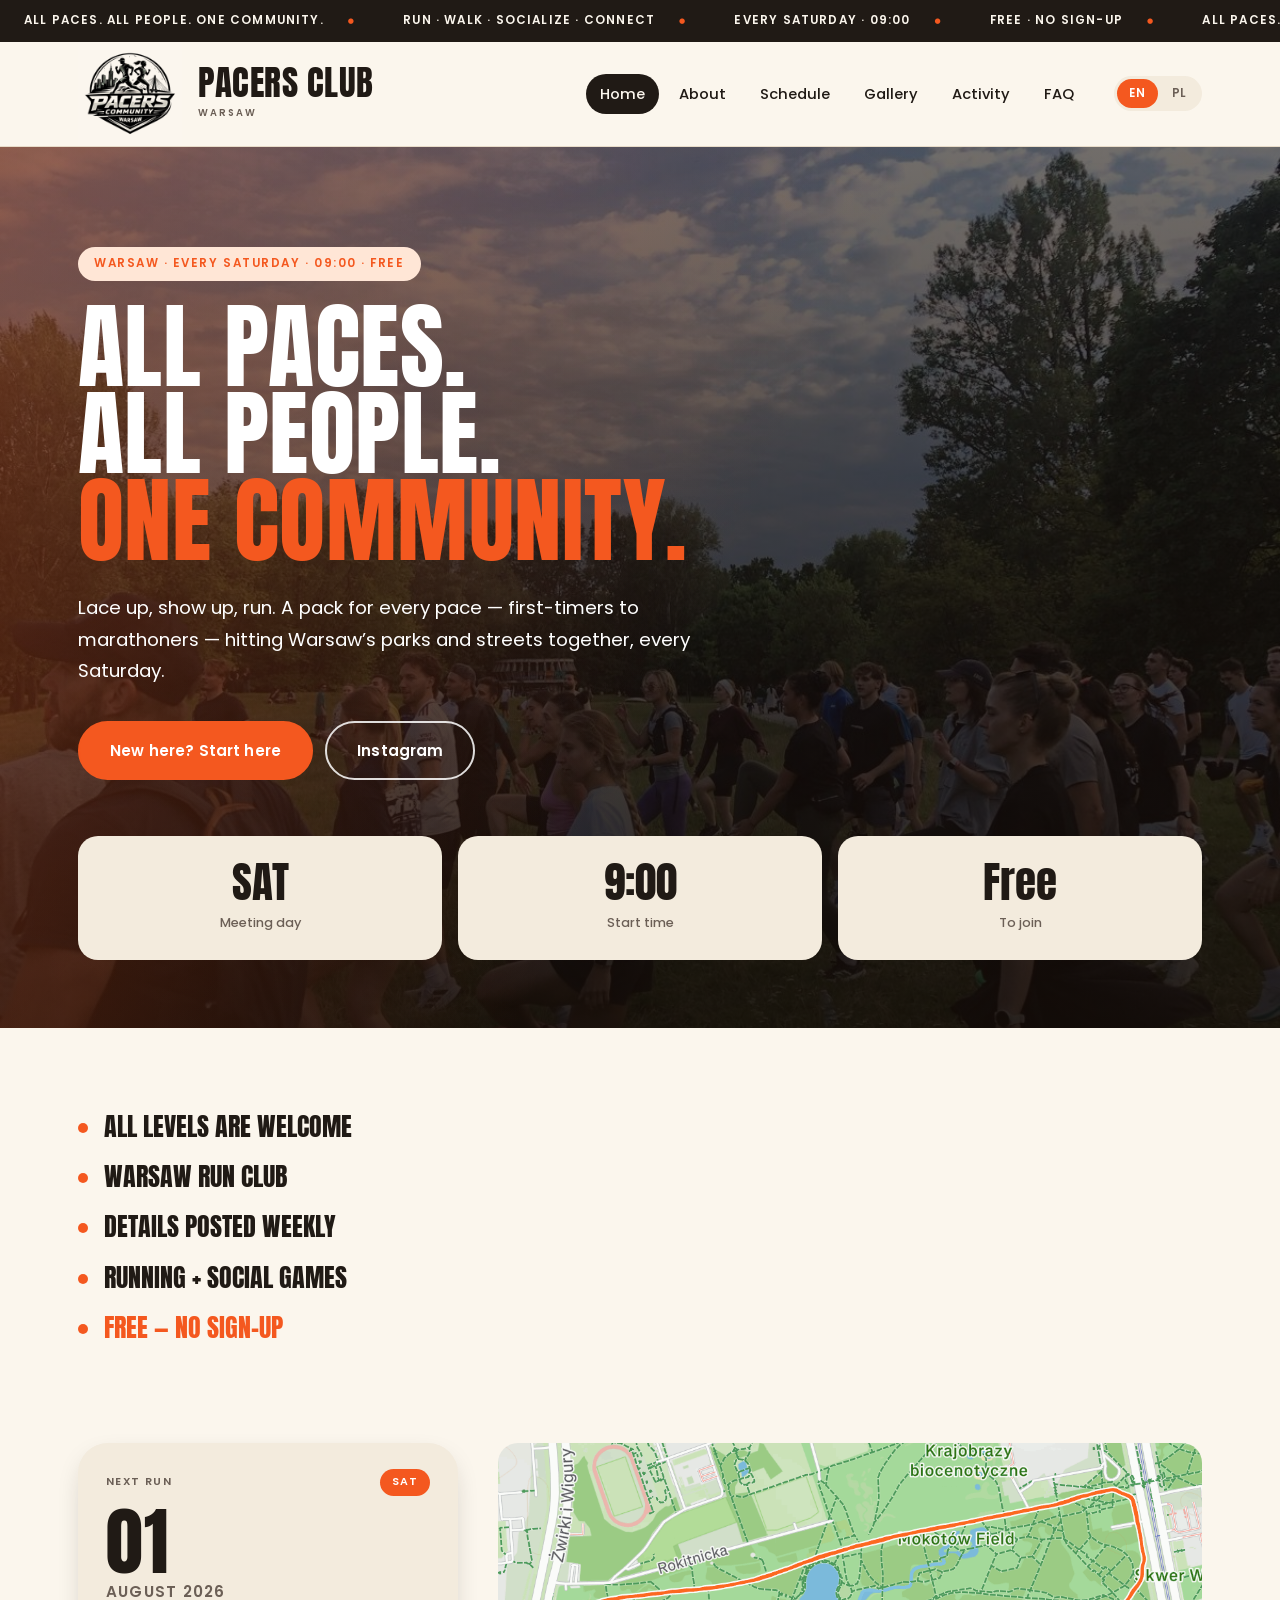
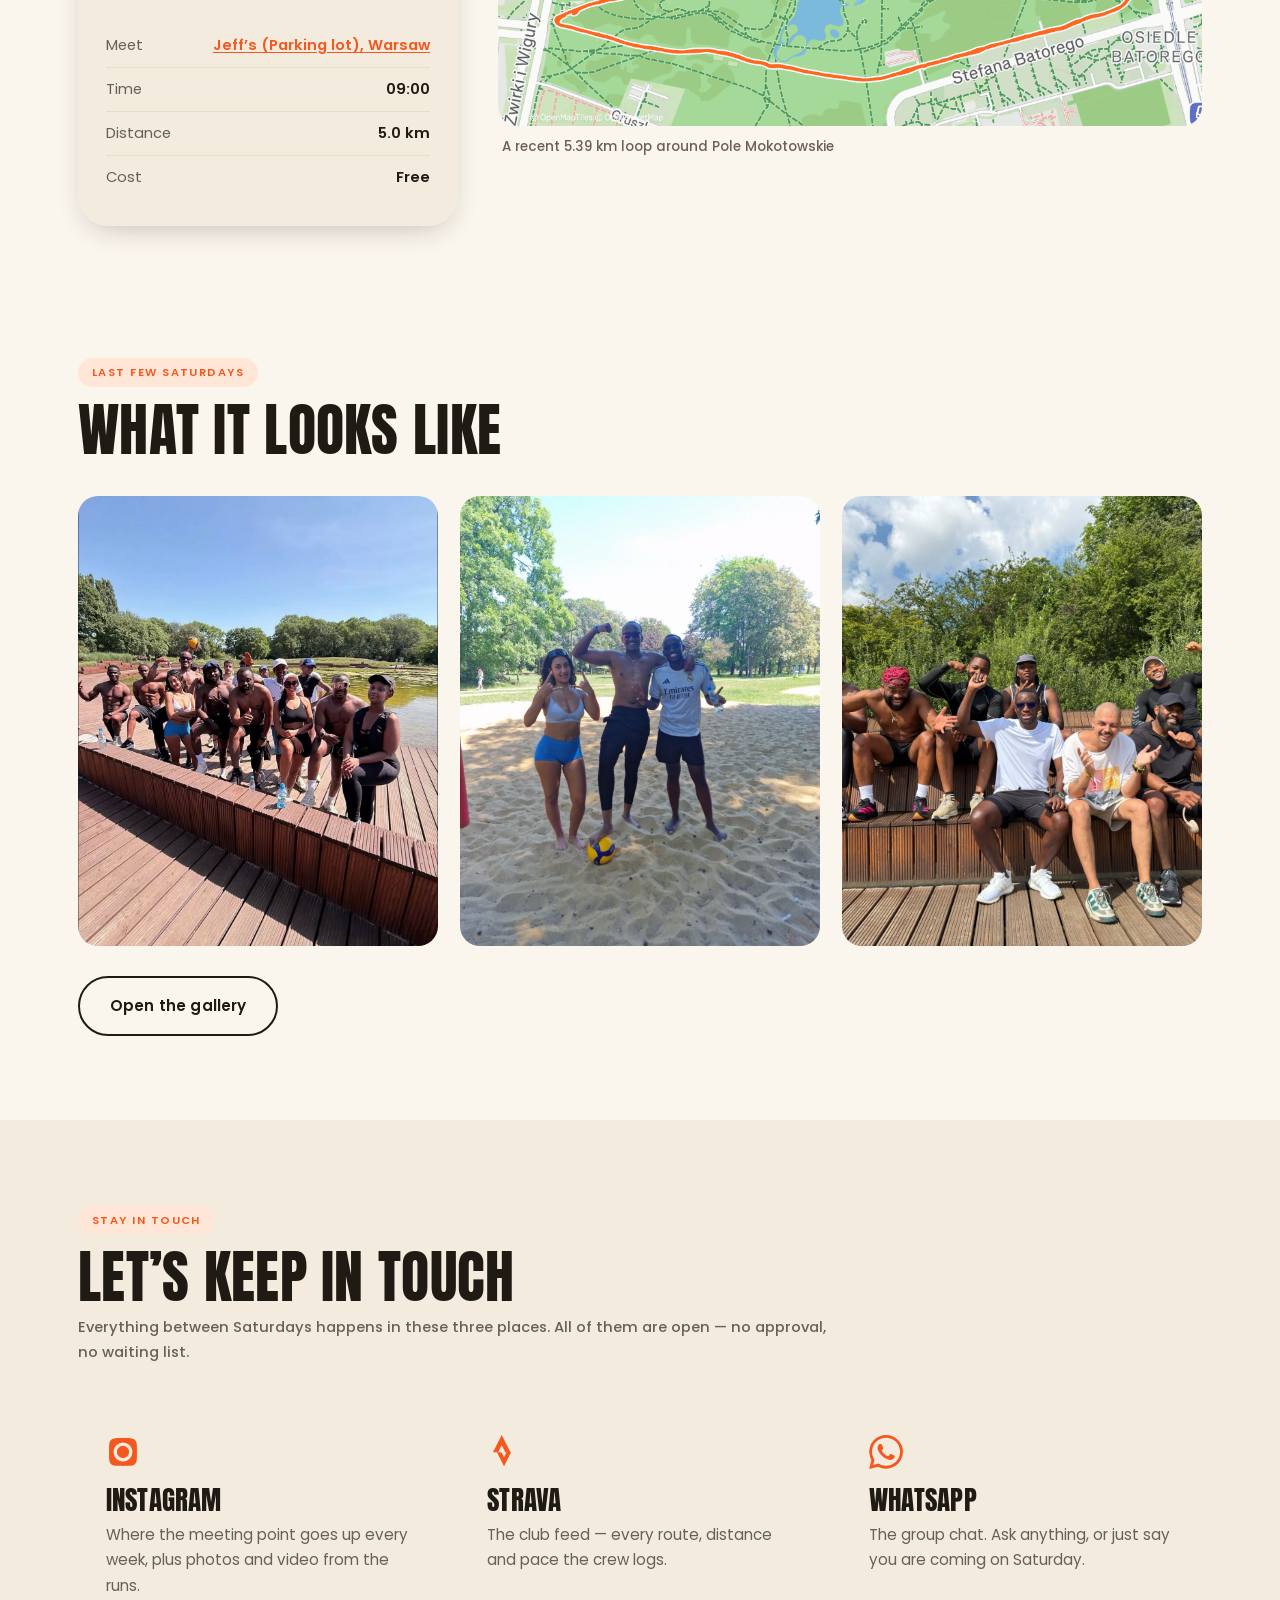
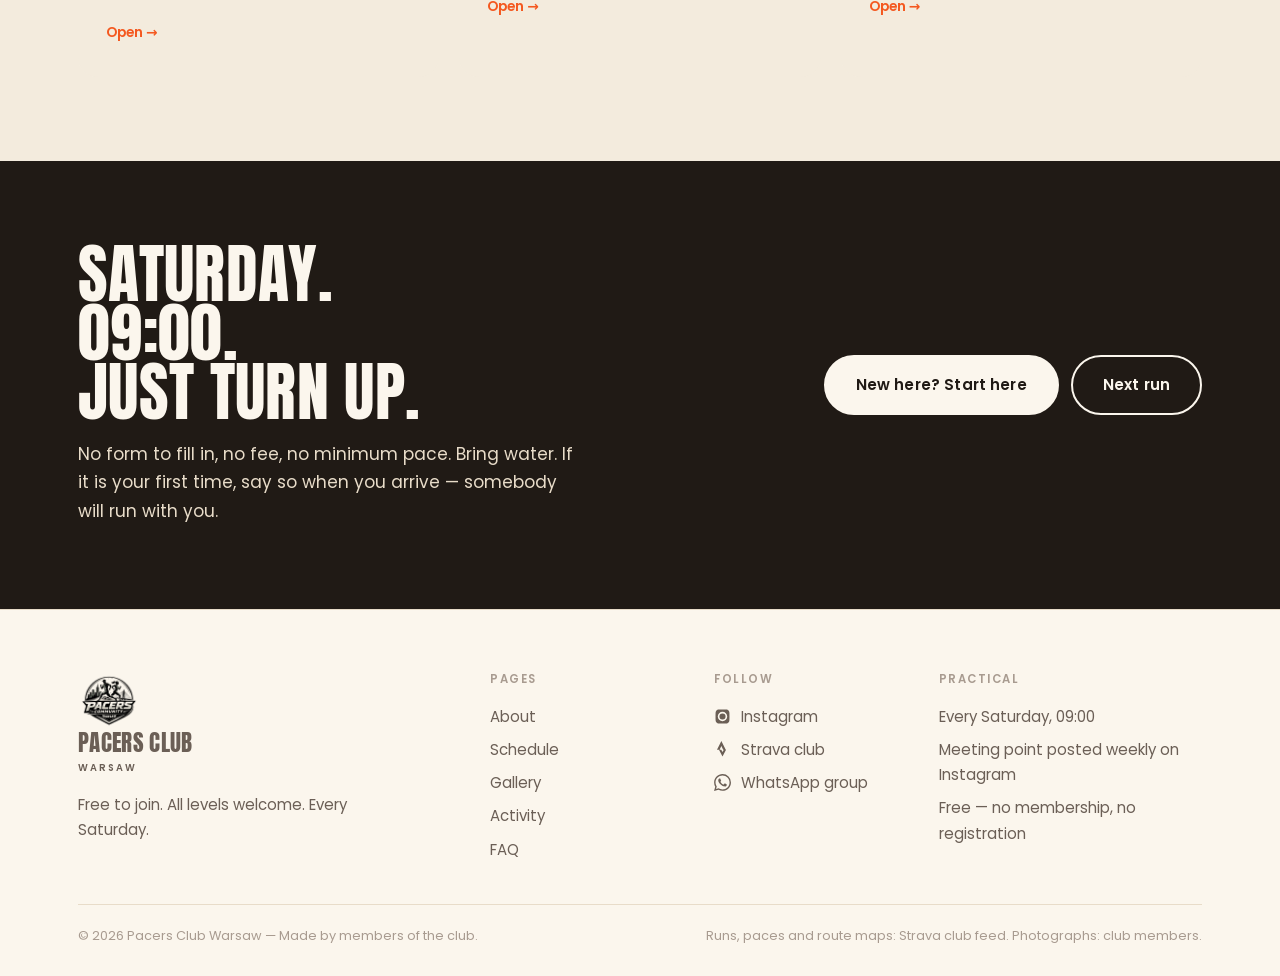
<file: index.html>
<!DOCTYPE html>
<html lang="en">
<head>
<meta charset="UTF-8">
<meta name="viewport" content="width=device-width, initial-scale=1">
<title>Pacers Club Warsaw — all paces, all people, one community</title>
<meta name="description" content="A free Saturday run club in Warsaw. Meet at 09:00, run or walk any distance, stay for coffee. No sign-up, no fee, no minimum pace.">
<link rel="icon" href="assets/logo.jpg">
<link rel="stylesheet" href="css/style.css?v=2">
</head>
<body>

<div class="ticker"><div class="ticker-track"></div></div>

<header class="site-header">
  <div class="header-in">
    <a class="brand brand-lg" href="index.html">
      <img src="assets/logo.jpg" alt="Pacers Club Warsaw">
      <span><b>Pacers Club</b><small>Warsaw</small></span>
    </a>
    <nav class="main-nav">
      <ul>
        <li><a href="index.html" aria-current="page" data-i18n="nav_home">Home</a></li>
        <li><a href="about.html" data-i18n="nav_about">About</a></li>
        <li><a href="schedule.html" data-i18n="nav_schedule">Schedule</a></li>
        <li><a href="gallery.html" data-i18n="nav_gallery">Gallery</a></li>
        <li><a href="activity.html" data-i18n="nav_activity">Activity</a></li>
        <li><a href="join.html" data-i18n="nav_join">FAQ</a></li>
      </ul>
    </nav>
    <div class="header-tools">
      <div class="lang">
        <button data-lang="en" aria-pressed="true">EN</button>
        <button data-lang="pl" aria-pressed="false">PL</button>
      </div>
      <button class="burger" aria-label="Menu"><i></i><i></i><i></i></button>
    </div>
  </div>
</header>

<!-- ------------------------------------------------------------------ hero -->
<section class="hero">
  <img class="hero-media" src="assets/photos/warmup.jpg" alt="">
  <div class="hero-scrim"></div>
  <div class="wrap">
    <p class="kicker" data-i18n="h_kicker">Warsaw · Every Saturday · 09:00 · Free</p>
    <h1 data-i18n="h_title">All paces.<br>All people.<br><em>One community.</em></h1>
    <p class="tagline"><span data-i18n="h_tagline">Lace up, show up, run. A pack for every pace — first-timers to marathoners — hitting Warsaw’s parks and streets together, every Saturday.</span></p>
    <div class="btns">
      <a class="btn" href="join.html" data-i18n="h_btn_join">New here? Start here</a>
      <a class="btn ghost" href="https://www.instagram.com/pacersclub_warsaw/" target="_blank" rel="noopener" data-i18n="h_btn_ig">Instagram</a>
    </div>
    <div class="facts facts-3">
      <div class="fact"><div class="v">SAT</div><div class="k" data-i18n="f_day">Meeting day</div></div>
      <div class="fact"><div class="v">9:00</div><div class="k" data-i18n="f_time">Start time</div></div>
      <div class="fact"><div class="v" data-i18n="f_cost_v">Free</div><div class="k" data-i18n="f_cost">To join</div></div>
    </div>
  </div>
</section>

<!-- ------------------------------------------------------- club highlights -->
<section class="tight">
  <div class="wrap">
    <ul class="bio">
      <li data-i18n="bio_1">All levels are welcome</li>
      <li data-i18n="bio_2">Warsaw run club</li>
      <li data-i18n="bio_3">Details posted weekly</li>
      <li data-i18n="bio_4">Running + social games</li>
      <li data-i18n="bio_5">Free — no sign-up</li>
    </ul>
  </div>
</section>

<!-- ----------------------------------------------------------- the next run -->
<section class="tight">
  <div class="wrap">
    <div class="next-run-grid">
      <aside class="bib">
        <div class="bib-top">
          <span data-i18n="bib_label">Next run</span>
          <span data-i18n="bib_day">Sat</span>
        </div>
        <div class="bib-no">01</div>
        <div class="bib-mo" data-i18n="bib_month">August 2026</div>
        <dl>
          <div><dt data-i18n="bib_meet">Meet</dt><dd><a class="meet-link" href="https://www.google.com/maps/search/?api=1&amp;query=52.2109634,20.9891289" target="_blank" rel="noopener" data-i18n="bib_meet_v">Jeff’s (Parking lot), Warsaw</a></dd></div>
          <div><dt data-i18n="bib_time">Time</dt><dd>09:00</dd></div>
          <div><dt data-i18n="bib_dist">Distance</dt><dd>5.0 km</dd></div>
          <div><dt data-i18n="bib_cost">Cost</dt><dd data-i18n="bib_cost_v">Free</dd></div>
        </dl>
      </aside>
      <figure class="bib-map">
        <img src="assets/routes/pole-mokotowskie.png" alt="Recorded 5.39 km loop around Pole Mokotowskie, Warsaw">
        <figcaption data-i18n="bib_map_cap">A recent 5.39 km loop around Pole Mokotowskie</figcaption>
      </figure>
    </div>
  </div>
</section>

<!-- --------------------------------------------------------------- gallery -->
<section>
  <div class="wrap">
    <div class="sec-head">
      <span class="no" data-i18n="gal_no">Last few Saturdays</span>
      <h2 data-i18n="gal_h">What it looks like</h2>
    </div>
    <div class="sheet">
      <div class="frame ar-4x5"><img src="assets/photos/deck-group.jpg" alt="The whole crew on the wooden deck by the lake after a Saturday run" loading="lazy"></div>
      <div class="frame ar-4x5"><img src="assets/photos/volley.jpg" alt="Three club members on the beach volleyball court after the run" loading="lazy"></div>
      <div class="frame ar-4x5"><img src="assets/photos/crew.jpg" alt="Club members sitting on wooden steps after a Saturday run" loading="lazy"></div>
    </div>
    <div class="btns" style="margin-top:30px">
      <a class="btn ghost" href="gallery.html" data-i18n="gal_btn">Open the gallery</a>
    </div>
  </div>
</section>

<!-- --------------------------------------------------------------- socials -->
<section class="warm">
  <div class="wrap">
    <div class="sec-head">
      <span class="no" data-i18n="so_no">Stay in touch</span>
      <h2 data-i18n="so_h">Join us everywhere else</h2>
      <span class="aside" data-i18n="so_p"></span>
    </div>
    <div class="socials">
      <a class="social" href="https://www.instagram.com/pacersclub_warsaw/" target="_blank" rel="noopener">
        <span class="social-ic" data-icon="instagram"></span>
        <h3>Instagram</h3>
        <p data-i18n="so_ig_p"></p>
        <span class="go" data-i18n="so_go">Open</span>
      </a>
      <a class="social" href="https://www.strava.com/clubs/2102616" target="_blank" rel="noopener">
        <span class="social-ic" data-icon="strava"></span>
        <h3>Strava</h3>
        <p data-i18n="so_st_p"></p>
        <span class="go" data-i18n="so_go">Open</span>
      </a>
      <a class="social" href="https://chat.whatsapp.com/F90RcARxVka1QFy6qhvAFN?mode=gi_t" target="_blank" rel="noopener">
        <span class="social-ic" data-icon="whatsapp"></span>
        <h3>WhatsApp</h3>
        <p data-i18n="so_wa_p"></p>
        <span class="go" data-i18n="so_go">Open</span>
      </a>
    </div>
  </div>
</section>

<!-- ------------------------------------------------------------------- cta -->
<section class="ink">
  <div class="wrap">
    <div class="cta">
      <div>
        <h2 data-i18n="cta_h">Saturday.<br>09:00.<br>Just turn up.</h2>
        <p data-i18n="cta_p"></p>
      </div>
      <div class="btns">
        <a class="btn" href="join.html" data-i18n="cta_btn_join">New here? Start here</a>
        <a class="btn ghost" href="schedule.html" data-i18n="h_btn_next">Next run</a>
      </div>
    </div>
  </div>
</section>

<footer class="site-footer">
  <div class="wrap">
    <div class="foot-grid">
      <div>
        <a class="brand" href="index.html" style="margin-bottom:16px">
          <img src="assets/logo.jpg" alt="">
          <span><b>Pacers Club</b><small>Warsaw</small></span>
        </a>
        <p data-i18n="foot_tag" style="max-width:34ch"></p>
      </div>
      <div>
        <h4 data-i18n="foot_explore">Pages</h4>
        <a href="about.html" data-i18n="nav_about">About</a>
        <a href="schedule.html" data-i18n="nav_schedule">Schedule</a>
        <a href="gallery.html" data-i18n="nav_gallery">Gallery</a>
        <a href="activity.html" data-i18n="nav_activity">Activity</a>
        <a href="join.html" data-i18n="nav_join">FAQ</a>
      </div>
      <div>
        <h4 data-i18n="foot_follow">Follow</h4>
        <a data-icon="instagram" href="https://www.instagram.com/pacersclub_warsaw/" target="_blank" rel="noopener">Instagram</a>
        <a data-icon="strava" href="https://www.strava.com/clubs/2102616" target="_blank" rel="noopener">Strava club</a>
        <a data-icon="whatsapp" href="https://chat.whatsapp.com/F90RcARxVka1QFy6qhvAFN?mode=gi_t" target="_blank" rel="noopener">WhatsApp group</a>
      </div>
      <div>
        <h4 data-i18n="foot_practical">Practical</h4>
        <p data-i18n="foot_p1"></p>
        <p data-i18n="foot_p2"></p>
        <p data-i18n="foot_p3"></p>
      </div>
    </div>
    <div class="foot-bottom">
      <span>© 2026 Pacers Club Warsaw — <span data-i18n="foot_rights"></span></span>
      <span data-i18n="foot_credit"></span>
    </div>
  </div>
</footer>

<script src="js/data.js?v=2"></script>
<script src="js/i18n.js?v=2"></script>
<script src="js/site.js?v=2"></script>
</body>
</html>
</file>
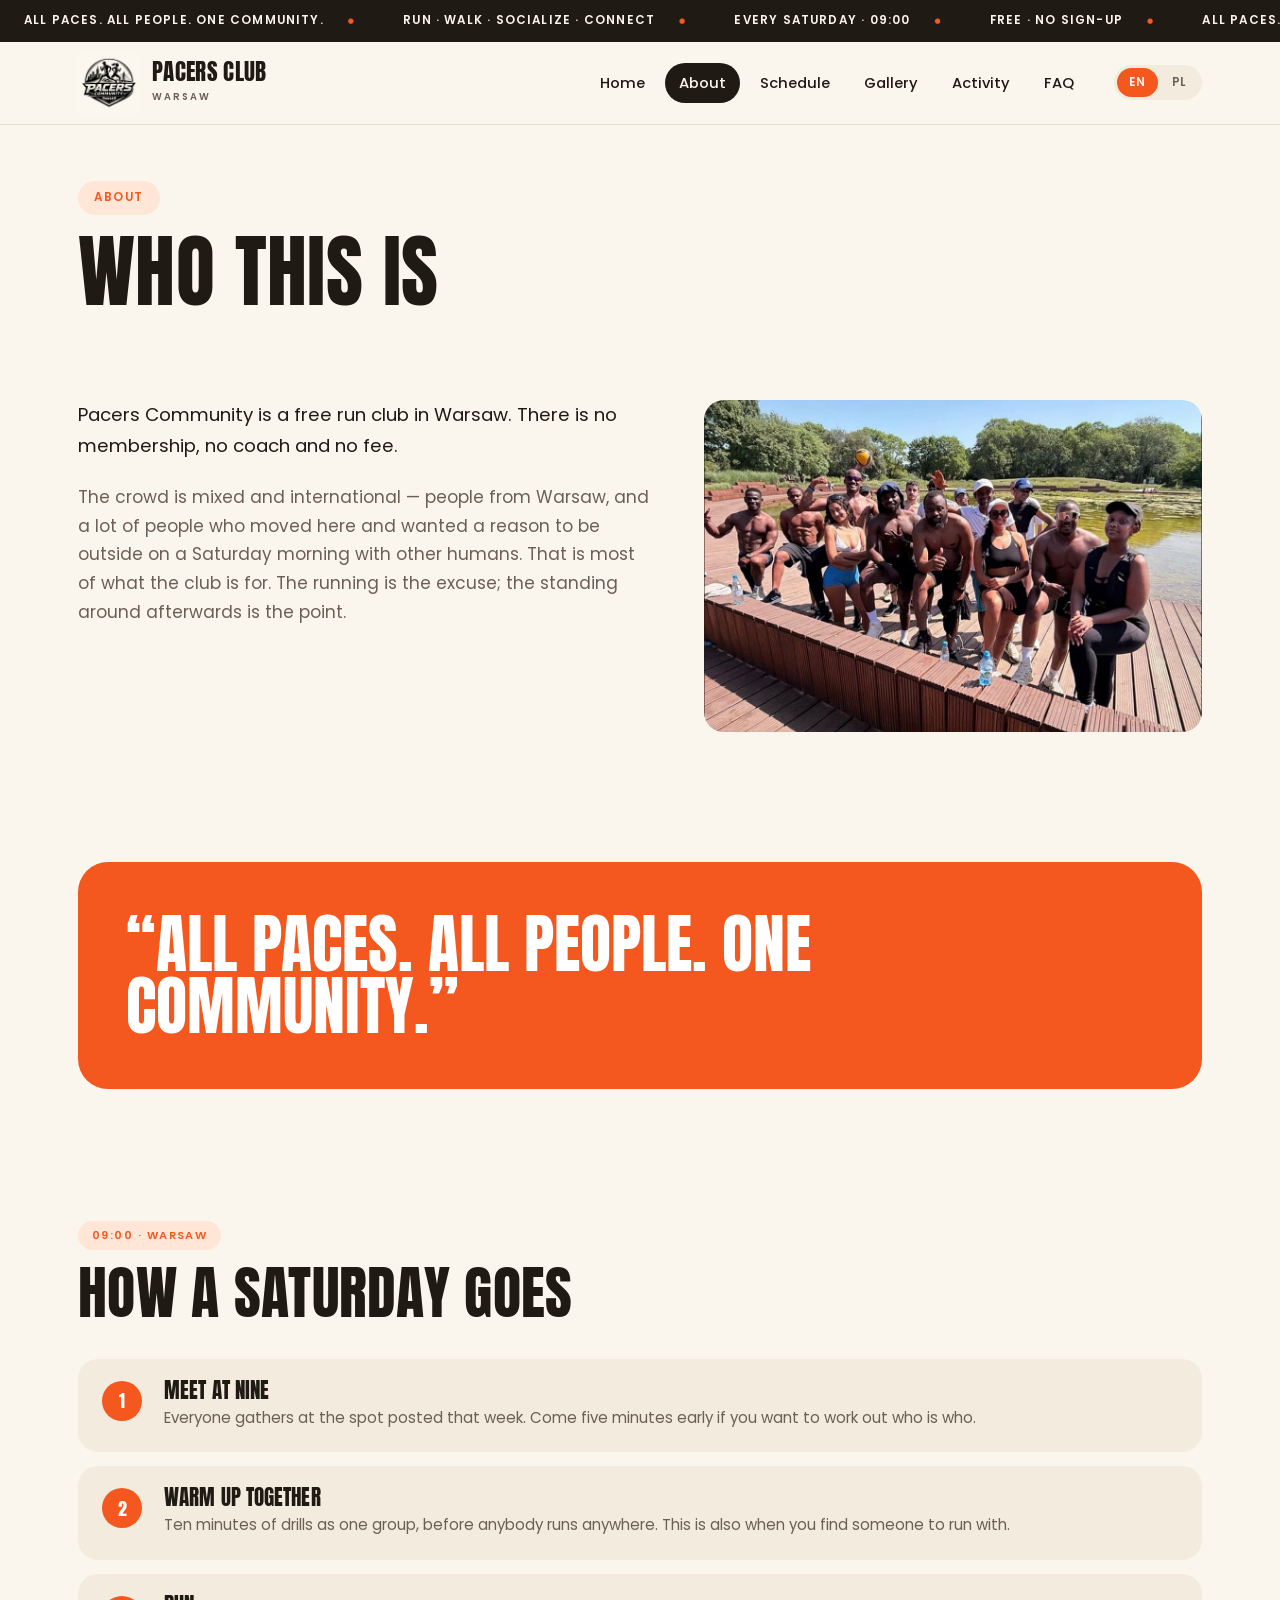
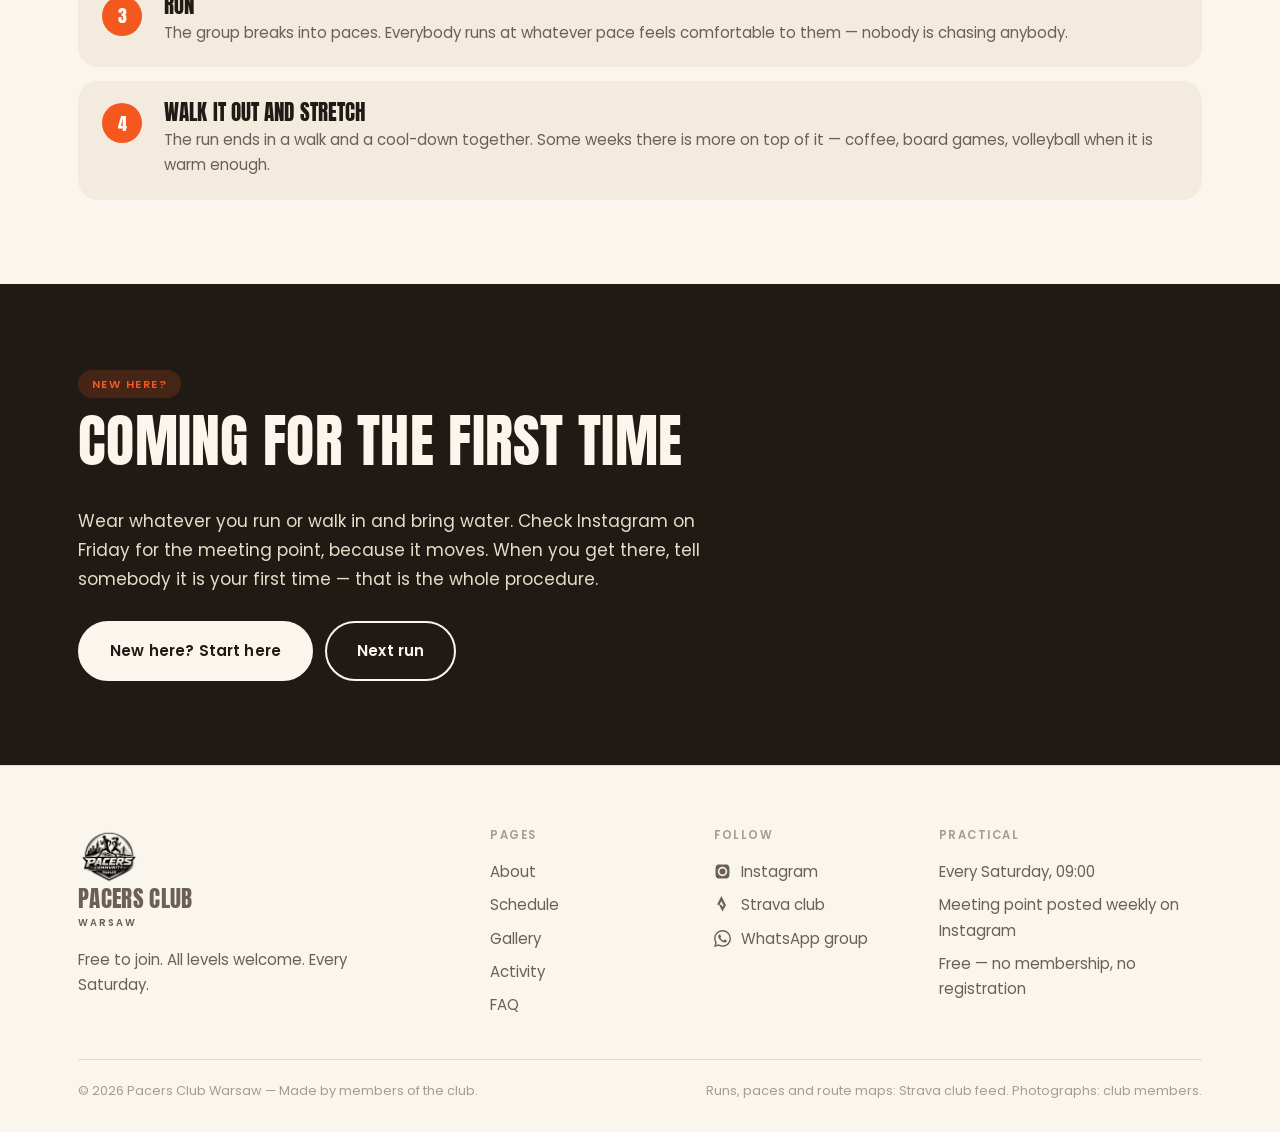
<file: about.html>
<!DOCTYPE html>
<html lang="en">
<head>
<meta charset="UTF-8">
<meta name="viewport" content="width=device-width, initial-scale=1">
<title>About — Pacers Club Warsaw</title>
<meta name="description" content="Who runs with Pacers Club Warsaw, how a Saturday morning goes, and what to do if you are coming for the first time.">
<link rel="icon" href="assets/logo.jpg">
<link rel="stylesheet" href="css/style.css?v=2">
</head>
<body>

<div class="ticker"><div class="ticker-track"></div></div>

<header class="site-header">
  <div class="header-in">
    <a class="brand" href="index.html">
      <img src="assets/logo.jpg" alt="Pacers Club Warsaw">
      <span><b>Pacers Club</b><small>Warsaw</small></span>
    </a>
    <nav class="main-nav">
      <ul>
        <li><a href="index.html" data-i18n="nav_home">Home</a></li>
        <li><a href="about.html" aria-current="page" data-i18n="nav_about">About</a></li>
        <li><a href="schedule.html" data-i18n="nav_schedule">Schedule</a></li>
        <li><a href="gallery.html" data-i18n="nav_gallery">Gallery</a></li>
        <li><a href="activity.html" data-i18n="nav_activity">Activity</a></li>
        <li><a href="join.html" data-i18n="nav_join">FAQ</a></li>
      </ul>
    </nav>
    <div class="header-tools">
      <div class="lang">
        <button data-lang="en" aria-pressed="true">EN</button>
        <button data-lang="pl" aria-pressed="false">PL</button>
      </div>
      <button class="burger" aria-label="Menu"><i></i><i></i><i></i></button>
    </div>
  </div>
</header>

<section class="page-head">
  <div class="wrap">
    <p class="kicker" data-i18n="ab_kicker">About</p>
    <h1 data-i18n="ab_title">Who this is</h1>
  </div>
</section>

<section>
  <div class="wrap">
    <div class="split narrow">
      <div class="prose">
        <p class="lead" data-i18n="ab_lead"></p>
        <p data-i18n="ab_p2"></p>
      </div>
      <div class="frame ar-3x2"><img src="assets/photos/deck-group.jpg" alt="The whole crew on the wooden deck by the lake after a Saturday run"></div>
    </div>
  </div>
</section>

<section class="tight">
  <div class="wrap">
    <blockquote class="quote">
      <span data-i18n="ab_quote">“All paces. All people. One community.”</span>
    </blockquote>
  </div>
</section>

<section>
  <div class="wrap">
    <div class="sec-head">
      <span class="no">09:00 · Warsaw</span>
      <h2 data-i18n="ab_how_h">How a Saturday goes</h2>
    </div>
    <div class="steps">
      <div class="step"><div><h3 data-i18n="ab_s1_h"></h3><p data-i18n="ab_s1_p"></p></div></div>
      <div class="step"><div><h3 data-i18n="ab_s2_h"></h3><p data-i18n="ab_s2_p"></p></div></div>
      <div class="step"><div><h3 data-i18n="ab_s3_h"></h3><p data-i18n="ab_s3_p"></p></div></div>
      <div class="step"><div><h3 data-i18n="ab_s4_h"></h3><p data-i18n="ab_s4_p"></p></div></div>
    </div>
  </div>
</section>

<section class="ink">
  <div class="wrap">
    <div class="sec-head">
      <span class="no" data-i18n="ab_join_no">New here?</span>
      <h2 data-i18n="ab_join_h">Coming for the first time</h2>
    </div>
    <p data-i18n="ab_join_p" style="color:var(--cream-3);max-width:60ch"></p>
    <div class="btns" style="margin-top:28px">
      <a class="btn" href="join.html" data-i18n="h_btn_join">New here? Start here</a>
      <a class="btn ghost" href="schedule.html" data-i18n="h_btn_next">Next run</a>
    </div>
  </div>
</section>

<footer class="site-footer">
  <div class="wrap">
    <div class="foot-grid">
      <div>
        <a class="brand" href="index.html" style="margin-bottom:16px">
          <img src="assets/logo.jpg" alt="">
          <span><b>Pacers Club</b><small>Warsaw</small></span>
        </a>
        <p data-i18n="foot_tag" style="max-width:34ch"></p>
      </div>
      <div>
        <h4 data-i18n="foot_explore">Pages</h4>
        <a href="about.html" data-i18n="nav_about">About</a>
        <a href="schedule.html" data-i18n="nav_schedule">Schedule</a>
        <a href="gallery.html" data-i18n="nav_gallery">Gallery</a>
        <a href="activity.html" data-i18n="nav_activity">Activity</a>
        <a href="join.html" data-i18n="nav_join">FAQ</a>
      </div>
      <div>
        <h4 data-i18n="foot_follow">Follow</h4>
        <a data-icon="instagram" href="https://www.instagram.com/pacersclub_warsaw/" target="_blank" rel="noopener">Instagram</a>
        <a data-icon="strava" href="https://www.strava.com/clubs/2102616" target="_blank" rel="noopener">Strava club</a>
        <a data-icon="whatsapp" href="https://chat.whatsapp.com/F90RcARxVka1QFy6qhvAFN?mode=gi_t" target="_blank" rel="noopener">WhatsApp group</a>
      </div>
      <div>
        <h4 data-i18n="foot_practical">Practical</h4>
        <p data-i18n="foot_p1"></p>
        <p data-i18n="foot_p2"></p>
        <p data-i18n="foot_p3"></p>
      </div>
    </div>
    <div class="foot-bottom">
      <span>© 2026 Pacers Club Warsaw — <span data-i18n="foot_rights"></span></span>
      <span data-i18n="foot_credit"></span>
    </div>
  </div>
</footer>

<script src="js/data.js?v=2"></script>
<script src="js/i18n.js?v=2"></script>
<script src="js/site.js?v=2"></script>
</body>
</html>
</file>
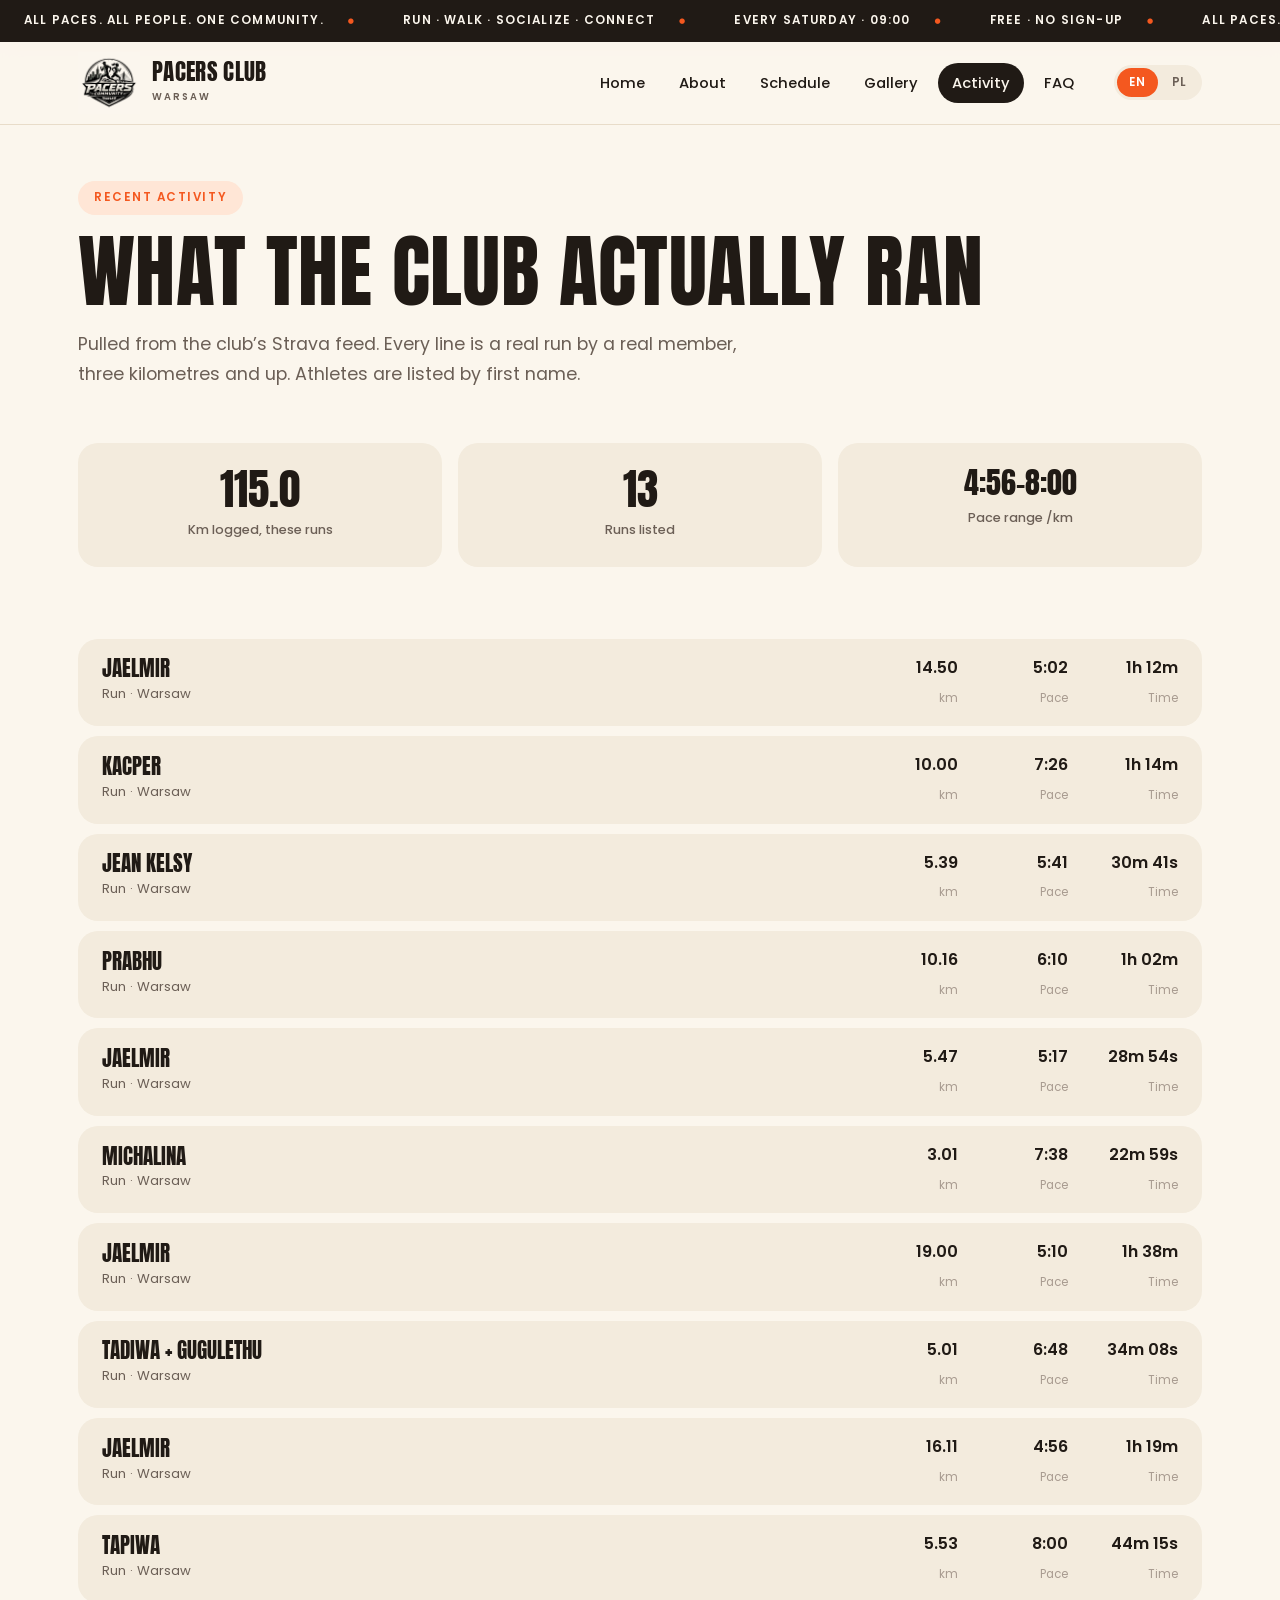
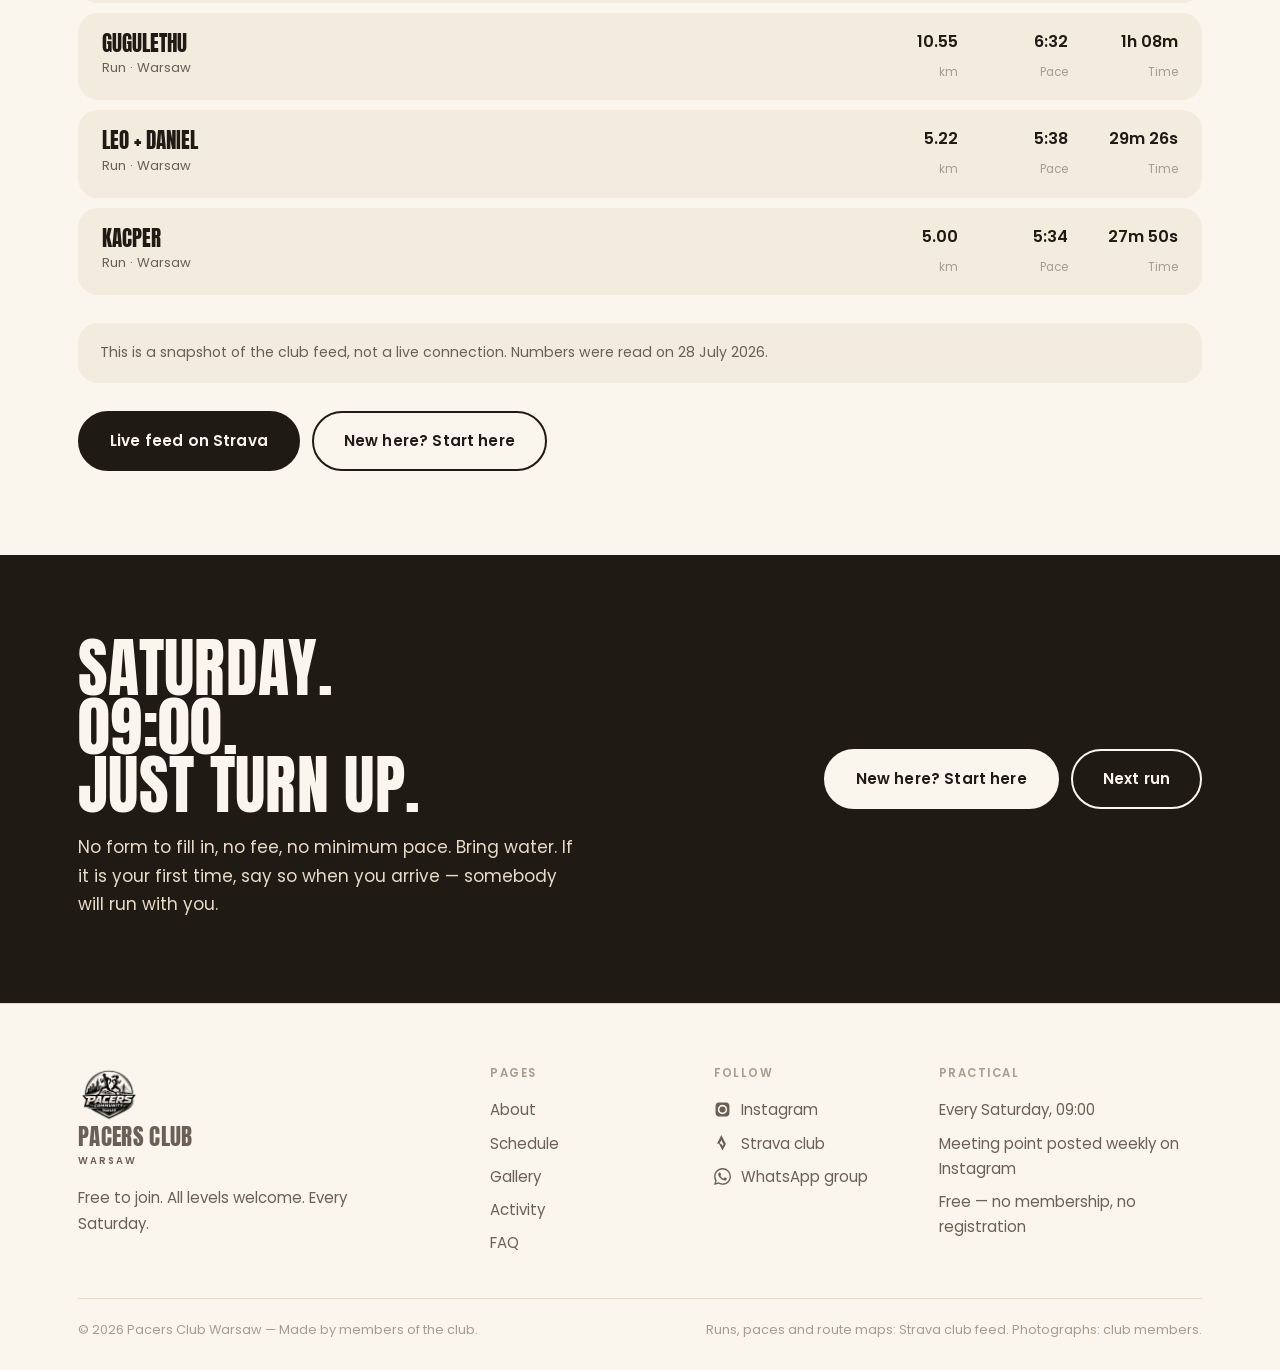
<file: activity.html>
<!DOCTYPE html>
<html lang="en">
<head>
<meta charset="UTF-8">
<meta name="viewport" content="width=device-width, initial-scale=1">
<title>Activity — Pacers Club Warsaw</title>
<meta name="description" content="Real runs logged by members of Pacers Club Warsaw: distances, paces and times taken from the club’s Strava feed.">
<link rel="icon" href="assets/logo.jpg">
<link rel="stylesheet" href="css/style.css?v=2">
</head>
<body>

<div class="ticker"><div class="ticker-track"></div></div>

<header class="site-header">
  <div class="header-in">
    <a class="brand" href="index.html">
      <img src="assets/logo.jpg" alt="Pacers Club Warsaw">
      <span><b>Pacers Club</b><small>Warsaw</small></span>
    </a>
    <nav class="main-nav">
      <ul>
        <li><a href="index.html" data-i18n="nav_home">Home</a></li>
        <li><a href="about.html" data-i18n="nav_about">About</a></li>
        <li><a href="schedule.html" data-i18n="nav_schedule">Schedule</a></li>
        <li><a href="gallery.html" data-i18n="nav_gallery">Gallery</a></li>
        <li><a href="activity.html" aria-current="page" data-i18n="nav_activity">Activity</a></li>
        <li><a href="join.html" data-i18n="nav_join">FAQ</a></li>
      </ul>
    </nav>
    <div class="header-tools">
      <div class="lang">
        <button data-lang="en" aria-pressed="true">EN</button>
        <button data-lang="pl" aria-pressed="false">PL</button>
      </div>
      <button class="burger" aria-label="Menu"><i></i><i></i><i></i></button>
    </div>
  </div>
</header>

<section class="page-head">
  <div class="wrap">
    <p class="kicker" data-i18n="ac_kicker">Recent activity</p>
    <h1 data-i18n="ac_title">What the club actually ran</h1>
    <p class="lead" data-i18n="ac_lead"></p>
  </div>
</section>

<section class="tight">
  <div class="wrap">
    <div class="facts facts-3">
      <div class="fact"><div class="v" data-stat="km">115.0</div><div class="k" data-i18n="ac_total">Km logged, these runs</div></div>
      <div class="fact"><div class="v" data-stat="runs">13</div><div class="k" data-i18n="ac_runs">Runs listed</div></div>
      <div class="fact"><div class="v sm" data-stat="pace">4:56–8:00</div><div class="k" data-i18n="ac_range">Pace range /km</div></div>
    </div>
  </div>
</section>

<section style="padding-top:26px">
  <div class="wrap">
    <div class="feed" data-feed></div>
    <p class="note" data-i18n="ac_note"></p>
    <div class="btns" style="margin-top:28px">
      <a class="btn" href="https://www.strava.com/clubs/2102616/recent_activity" target="_blank" rel="noopener" data-i18n="ac_btn">Live feed on Strava</a>
      <a class="btn ghost" href="join.html" data-i18n="h_btn_join">New here? Start here</a>
    </div>
  </div>
</section>

<section class="ink">
  <div class="wrap">
    <div class="cta">
      <div>
        <h2 data-i18n="cta_h">Saturday.<br>09:00.<br>Just turn up.</h2>
        <p data-i18n="cta_p"></p>
      </div>
      <div class="btns">
        <a class="btn" href="join.html" data-i18n="cta_btn_join">New here? Start here</a>
        <a class="btn ghost" href="schedule.html" data-i18n="h_btn_next">Next run</a>
      </div>
    </div>
  </div>
</section>

<footer class="site-footer">
  <div class="wrap">
    <div class="foot-grid">
      <div>
        <a class="brand" href="index.html" style="margin-bottom:16px">
          <img src="assets/logo.jpg" alt="">
          <span><b>Pacers Club</b><small>Warsaw</small></span>
        </a>
        <p data-i18n="foot_tag" style="max-width:34ch"></p>
      </div>
      <div>
        <h4 data-i18n="foot_explore">Pages</h4>
        <a href="about.html" data-i18n="nav_about">About</a>
        <a href="schedule.html" data-i18n="nav_schedule">Schedule</a>
        <a href="gallery.html" data-i18n="nav_gallery">Gallery</a>
        <a href="activity.html" data-i18n="nav_activity">Activity</a>
        <a href="join.html" data-i18n="nav_join">FAQ</a>
      </div>
      <div>
        <h4 data-i18n="foot_follow">Follow</h4>
        <a data-icon="instagram" href="https://www.instagram.com/pacersclub_warsaw/" target="_blank" rel="noopener">Instagram</a>
        <a data-icon="strava" href="https://www.strava.com/clubs/2102616" target="_blank" rel="noopener">Strava club</a>
        <a data-icon="whatsapp" href="https://chat.whatsapp.com/F90RcARxVka1QFy6qhvAFN?mode=gi_t" target="_blank" rel="noopener">WhatsApp group</a>
      </div>
      <div>
        <h4 data-i18n="foot_practical">Practical</h4>
        <p data-i18n="foot_p1"></p>
        <p data-i18n="foot_p2"></p>
        <p data-i18n="foot_p3"></p>
      </div>
    </div>
    <div class="foot-bottom">
      <span>© 2026 Pacers Club Warsaw — <span data-i18n="foot_rights"></span></span>
      <span data-i18n="foot_credit"></span>
    </div>
  </div>
</footer>

<script src="js/data.js?v=2"></script>
<script src="js/i18n.js?v=2"></script>
<script src="js/site.js?v=2"></script>
</body>
</html>
</file>
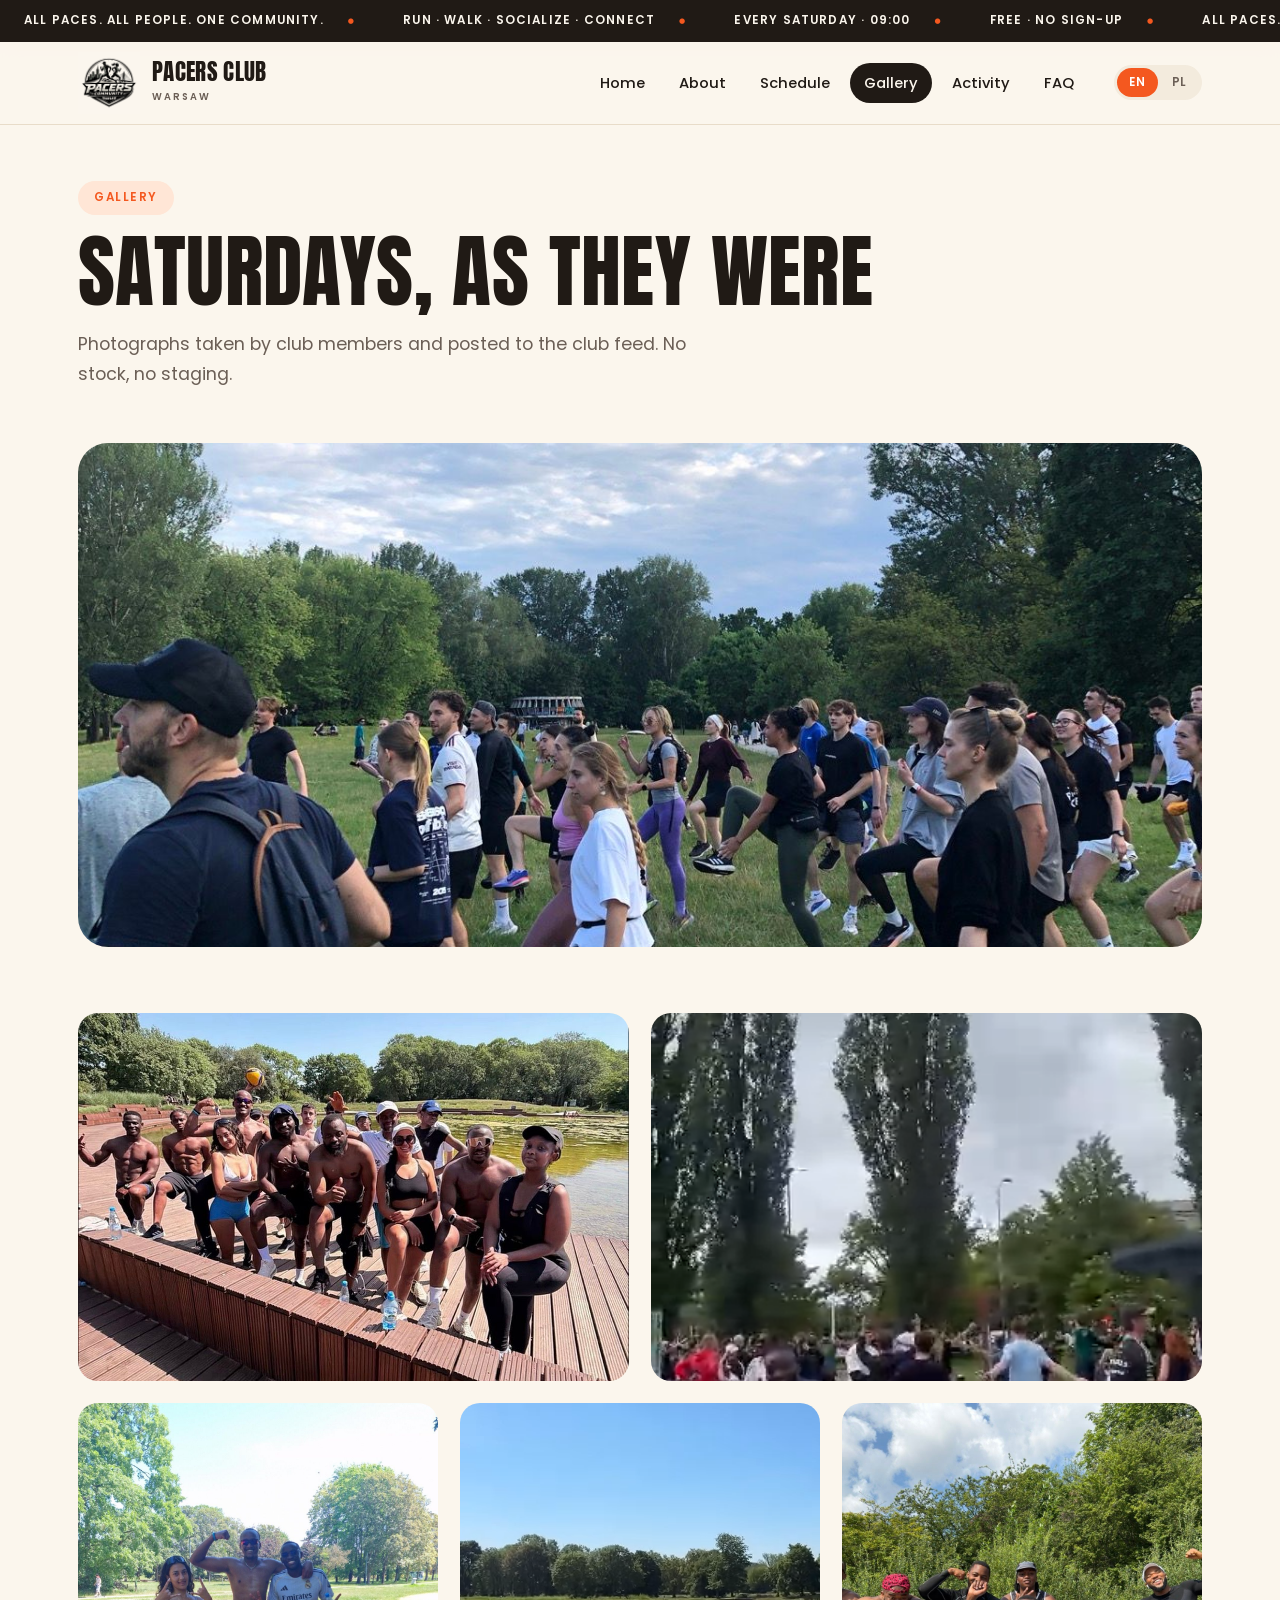
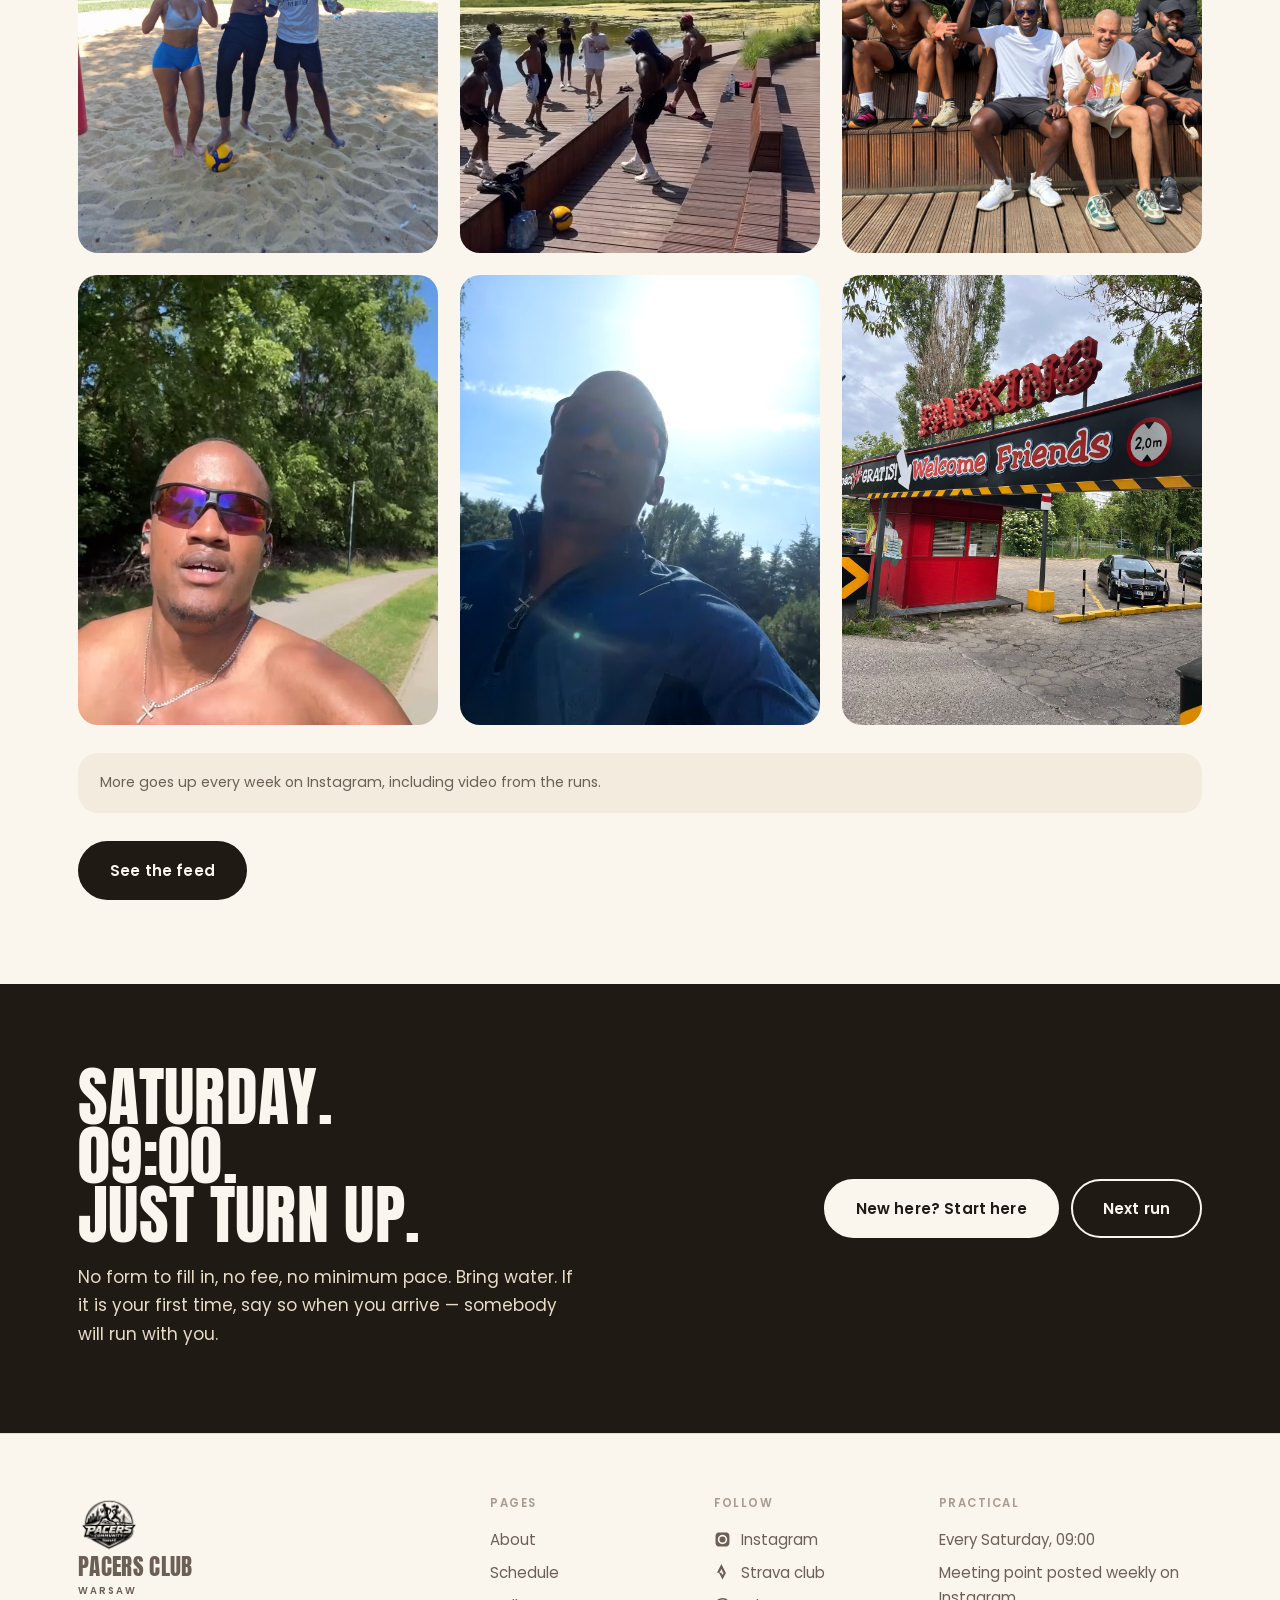
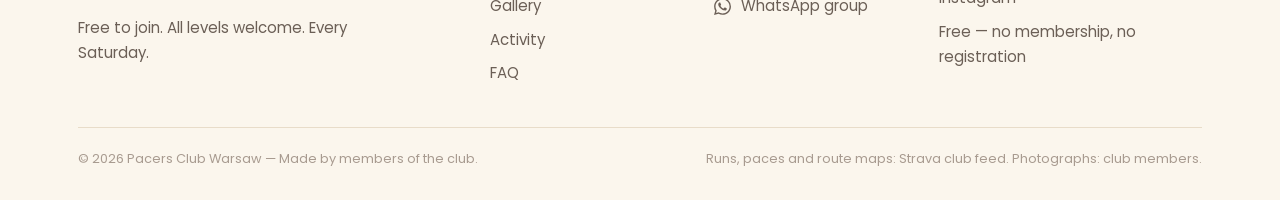
<file: gallery.html>
<!DOCTYPE html>
<html lang="en">
<head>
<meta charset="UTF-8">
<meta name="viewport" content="width=device-width, initial-scale=1">
<title>Gallery — Pacers Club Warsaw</title>
<meta name="description" content="Photographs from Saturday runs with Pacers Club Warsaw, taken by club members.">
<link rel="icon" href="assets/logo.jpg">
<link rel="stylesheet" href="css/style.css?v=2">
</head>
<body>

<div class="ticker"><div class="ticker-track"></div></div>

<header class="site-header">
  <div class="header-in">
    <a class="brand" href="index.html">
      <img src="assets/logo.jpg" alt="Pacers Club Warsaw">
      <span><b>Pacers Club</b><small>Warsaw</small></span>
    </a>
    <nav class="main-nav">
      <ul>
        <li><a href="index.html" data-i18n="nav_home">Home</a></li>
        <li><a href="about.html" data-i18n="nav_about">About</a></li>
        <li><a href="schedule.html" data-i18n="nav_schedule">Schedule</a></li>
        <li><a href="gallery.html" aria-current="page" data-i18n="nav_gallery">Gallery</a></li>
        <li><a href="activity.html" data-i18n="nav_activity">Activity</a></li>
        <li><a href="join.html" data-i18n="nav_join">FAQ</a></li>
      </ul>
    </nav>
    <div class="header-tools">
      <div class="lang">
        <button data-lang="en" aria-pressed="true">EN</button>
        <button data-lang="pl" aria-pressed="false">PL</button>
      </div>
      <button class="burger" aria-label="Menu"><i></i><i></i><i></i></button>
    </div>
  </div>
</header>

<section class="page-head">
  <div class="wrap">
    <p class="kicker" data-i18n="ga_kicker">Gallery</p>
    <h1 data-i18n="ga_title">Saturdays, as they were</h1>
    <p class="lead" data-i18n="ga_lead"></p>
  </div>
</section>

<section class="tight">
  <div class="bleed-wrap">
    <img class="bleed" src="assets/photos/warmup.jpg" alt="Thirty people warming up together in a Warsaw park on a Saturday morning">
  </div>
</section>

<section style="padding-top:20px">
  <div class="wrap">
    <div class="sheet two">
      <div class="frame ar-3x2"><img src="assets/photos/deck-group.jpg" alt="The whole crew on the wooden deck by the lake after a run" loading="lazy"></div>
      <div class="frame ar-3x2"><img src="assets/photos/crowd-warmup.png" alt="A large group warming up together under the poplars" loading="lazy"></div>
    </div>

    <div class="sheet" style="margin-top:22px">
      <div class="frame ar-4x5"><img src="assets/photos/volley.jpg" alt="Three club members on the beach volleyball court" loading="lazy"></div>
      <div class="frame ar-4x5"><img src="assets/photos/deck-lake.png" alt="The deck by the lake, volleyball and people cooling down" loading="lazy"></div>
      <div class="frame ar-4x5"><img src="assets/photos/crew.jpg" alt="Club members sitting on wooden steps in the sun after a run" loading="lazy"></div>
    </div>

    <div class="sheet" style="margin-top:22px">
      <div class="frame ar-4x5"><img src="assets/photos/runner-path.png" alt="A runner on a shaded path through the park" loading="lazy"></div>
      <div class="frame ar-4x5"><img src="assets/photos/runner-sun.png" alt="A runner against the morning sun" loading="lazy"></div>
      <div class="frame ar-4x5"><img src="assets/photos/jeffs-sign.jpg" alt="The Welcome Friends sign at Jeff’s, where the club meets" loading="lazy"></div>
    </div>

    <p class="note" data-i18n="ga_note"></p>
    <div class="btns" style="margin-top:28px">
      <a class="btn" href="https://www.instagram.com/pacersclub_warsaw/" target="_blank" rel="noopener" data-i18n="ga_btn">See the feed</a>
    </div>
  </div>
</section>

<section class="ink">
  <div class="wrap">
    <div class="cta">
      <div>
        <h2 data-i18n="cta_h">Saturday.<br>09:00.<br>Just turn up.</h2>
        <p data-i18n="cta_p"></p>
      </div>
      <div class="btns">
        <a class="btn" href="join.html" data-i18n="cta_btn_join">New here? Start here</a>
        <a class="btn ghost" href="schedule.html" data-i18n="h_btn_next">Next run</a>
      </div>
    </div>
  </div>
</section>

<footer class="site-footer">
  <div class="wrap">
    <div class="foot-grid">
      <div>
        <a class="brand" href="index.html" style="margin-bottom:16px">
          <img src="assets/logo.jpg" alt="">
          <span><b>Pacers Club</b><small>Warsaw</small></span>
        </a>
        <p data-i18n="foot_tag" style="max-width:34ch"></p>
      </div>
      <div>
        <h4 data-i18n="foot_explore">Pages</h4>
        <a href="about.html" data-i18n="nav_about">About</a>
        <a href="schedule.html" data-i18n="nav_schedule">Schedule</a>
        <a href="gallery.html" data-i18n="nav_gallery">Gallery</a>
        <a href="activity.html" data-i18n="nav_activity">Activity</a>
        <a href="join.html" data-i18n="nav_join">FAQ</a>
      </div>
      <div>
        <h4 data-i18n="foot_follow">Follow</h4>
        <a data-icon="instagram" href="https://www.instagram.com/pacersclub_warsaw/" target="_blank" rel="noopener">Instagram</a>
        <a data-icon="strava" href="https://www.strava.com/clubs/2102616" target="_blank" rel="noopener">Strava club</a>
        <a data-icon="whatsapp" href="https://chat.whatsapp.com/F90RcARxVka1QFy6qhvAFN?mode=gi_t" target="_blank" rel="noopener">WhatsApp group</a>
      </div>
      <div>
        <h4 data-i18n="foot_practical">Practical</h4>
        <p data-i18n="foot_p1"></p>
        <p data-i18n="foot_p2"></p>
        <p data-i18n="foot_p3"></p>
      </div>
    </div>
    <div class="foot-bottom">
      <span>© 2026 Pacers Club Warsaw — <span data-i18n="foot_rights"></span></span>
      <span data-i18n="foot_credit"></span>
    </div>
  </div>
</footer>

<script src="js/data.js?v=2"></script>
<script src="js/i18n.js?v=2"></script>
<script src="js/site.js?v=2"></script>
</body>
</html>
</file>
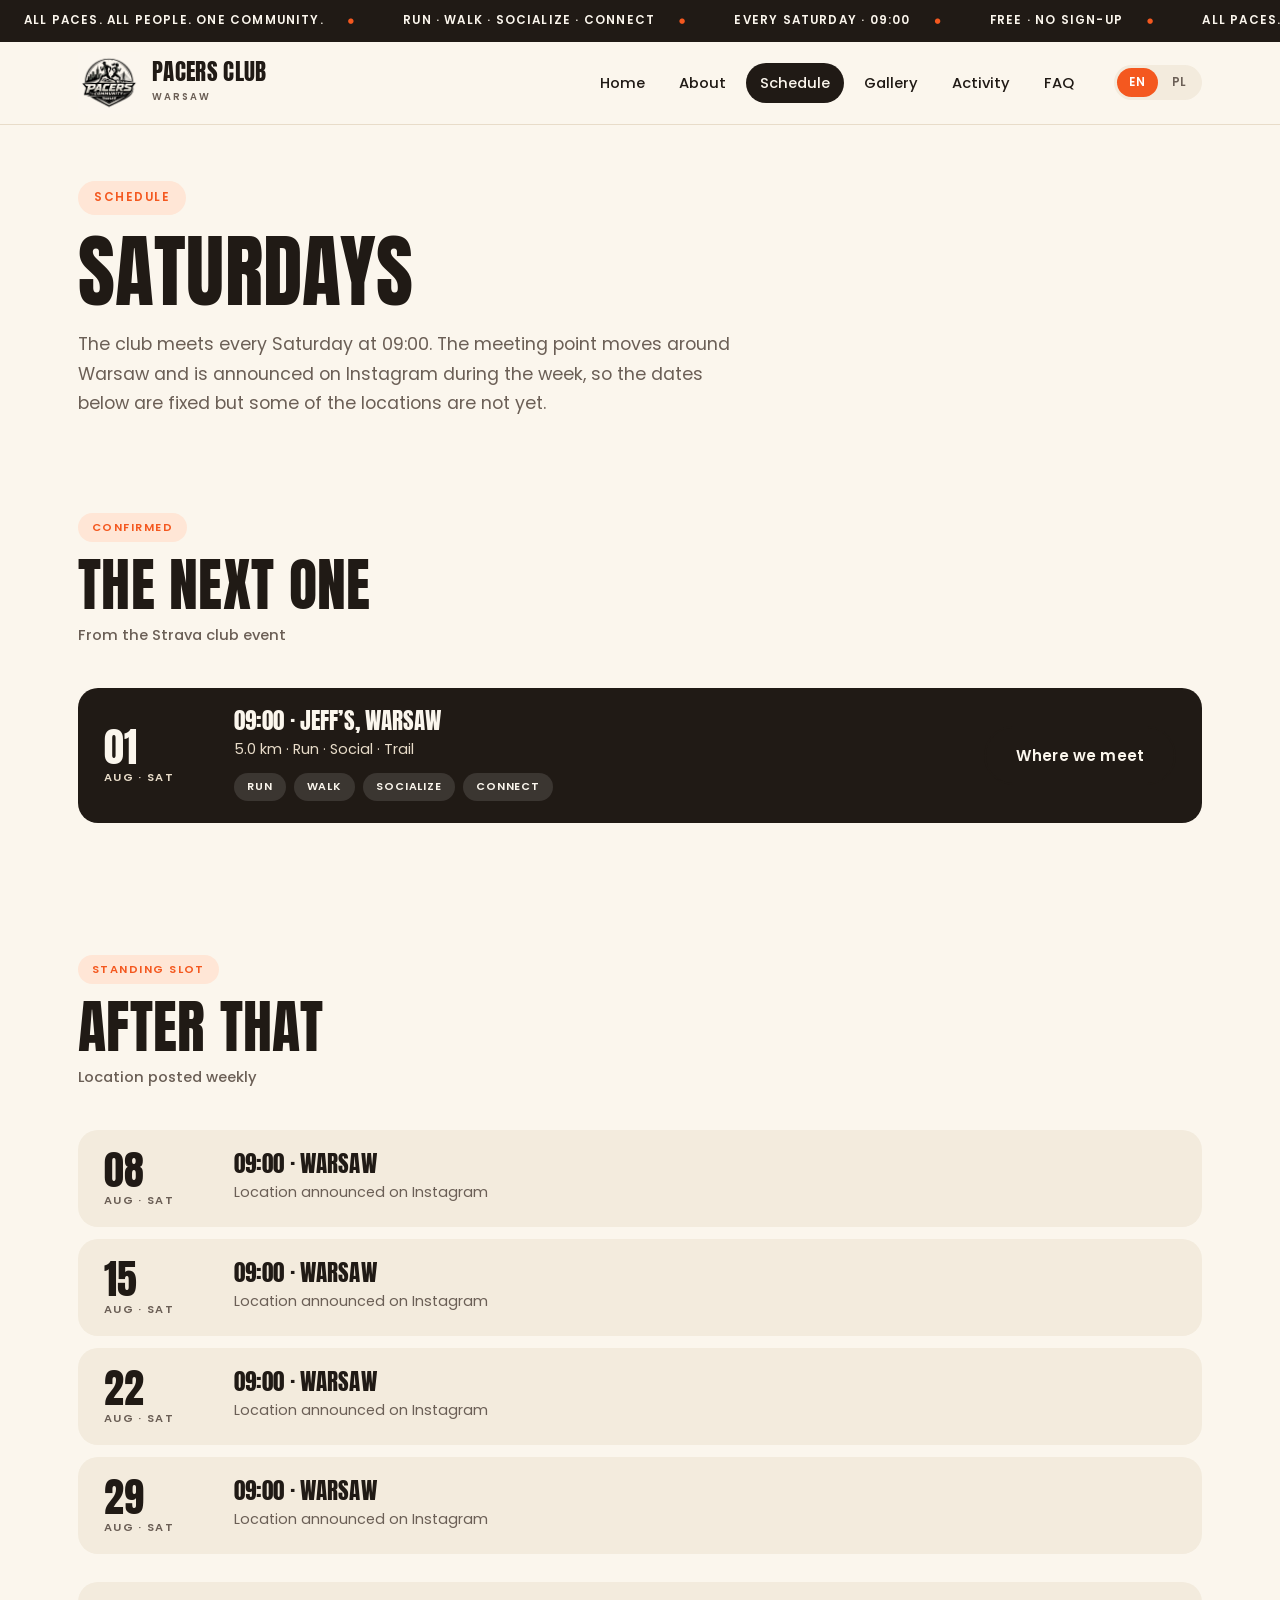
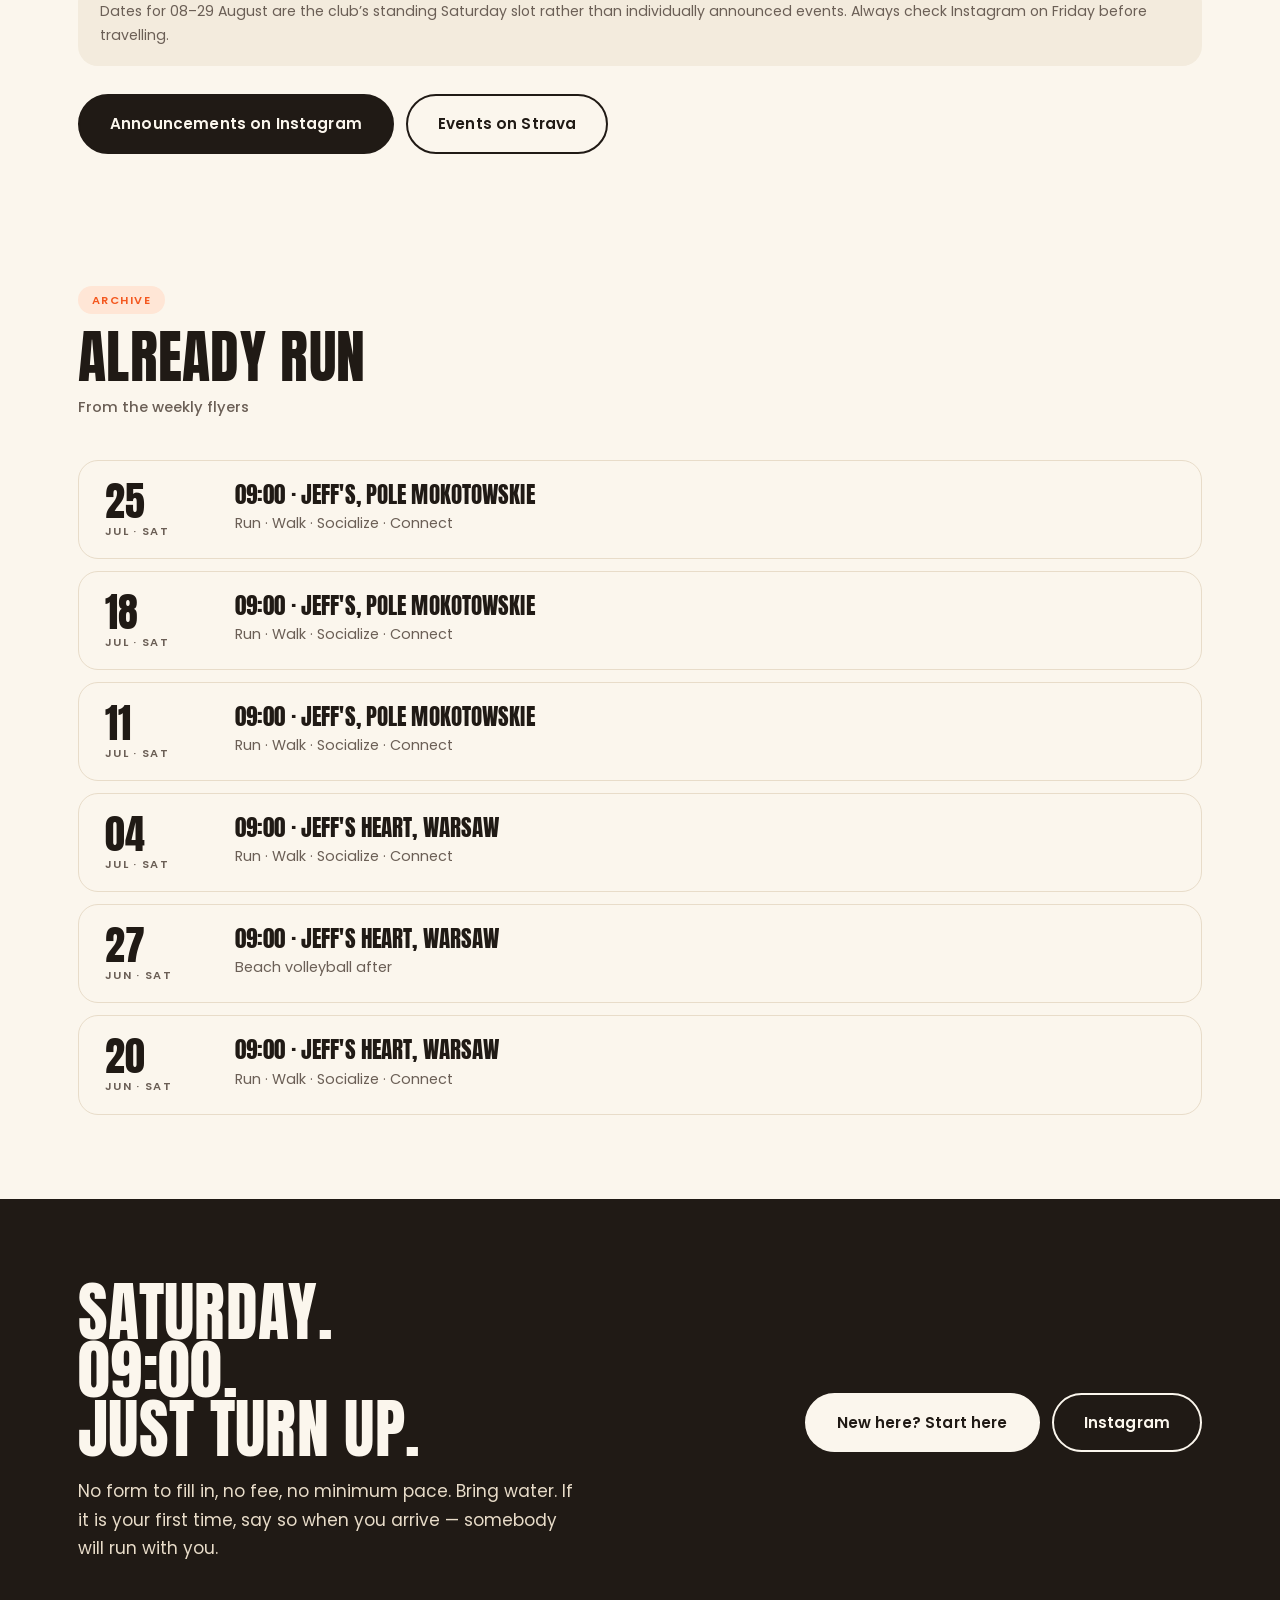
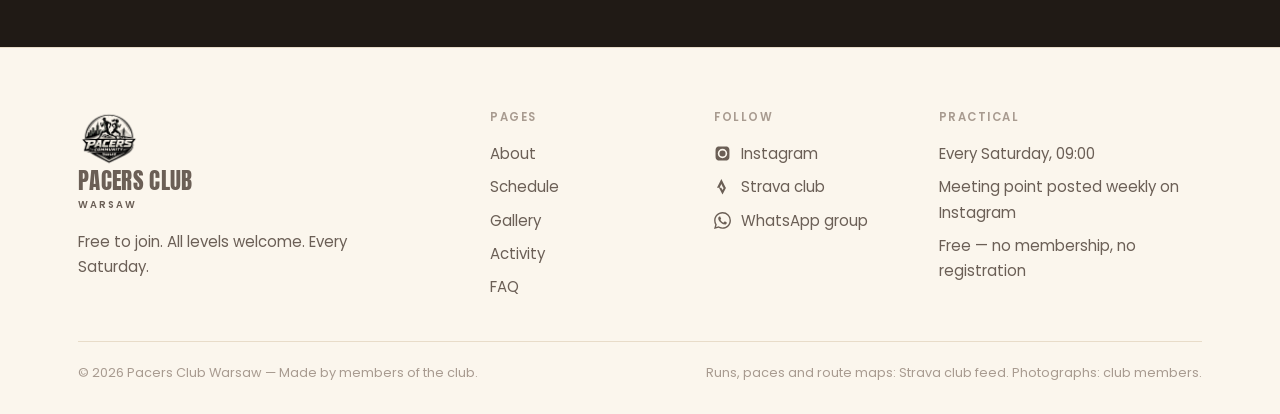
<file: schedule.html>
<!DOCTYPE html>
<html lang="en">
<head>
<meta charset="UTF-8">
<meta name="viewport" content="width=device-width, initial-scale=1">
<title>Schedule — Pacers Club Warsaw</title>
<meta name="description" content="Every Saturday at 09:00 in Warsaw. The next confirmed run, the standing Saturday slot, and the Saturdays already run.">
<link rel="icon" href="assets/logo.jpg">
<link rel="stylesheet" href="css/style.css?v=2">
</head>
<body>

<div class="ticker"><div class="ticker-track"></div></div>

<header class="site-header">
  <div class="header-in">
    <a class="brand" href="index.html">
      <img src="assets/logo.jpg" alt="Pacers Club Warsaw">
      <span><b>Pacers Club</b><small>Warsaw</small></span>
    </a>
    <nav class="main-nav">
      <ul>
        <li><a href="index.html" data-i18n="nav_home">Home</a></li>
        <li><a href="about.html" data-i18n="nav_about">About</a></li>
        <li><a href="schedule.html" aria-current="page" data-i18n="nav_schedule">Schedule</a></li>
        <li><a href="gallery.html" data-i18n="nav_gallery">Gallery</a></li>
        <li><a href="activity.html" data-i18n="nav_activity">Activity</a></li>
        <li><a href="join.html" data-i18n="nav_join">Join</a></li>
      </ul>
    </nav>
    <div class="header-tools">
      <div class="lang">
        <button data-lang="en" aria-pressed="true">EN</button>
        <button data-lang="pl" aria-pressed="false">PL</button>
      </div>
      <button class="burger" aria-label="Menu"><i></i><i></i><i></i></button>
    </div>
  </div>
</header>

<section class="page-head">
  <div class="wrap">
    <p class="kicker" data-i18n="sc_kicker">Schedule</p>
    <h1 data-i18n="sc_title">Saturdays</h1>
    <p class="lead" data-i18n="sc_lead"></p>
  </div>
</section>

<!-- --------------------------------------------------------- the next one -->
<section>
  <div class="wrap">
    <div class="sec-head">
      <span class="no" data-i18n="sc_next_no">Confirmed</span>
      <h2 data-i18n="sc_next_h">The next one</h2>
      <span class="aside" data-i18n="sc_next_aside"></span>
    </div>
    <div class="events">
      <div class="event next">
        <div class="date">01<span data-i18n="sc_next_date">AUG · SAT</span></div>
        <div>
          <h3>09:00 · Jeff’s, Warsaw</h3>
          <div class="meta">5.0 km · Run · Social · Trail</div>
          <div class="tags">
            <span>Run</span><span>Walk</span><span>Socialize</span><span>Connect</span>
          </div>
        </div>
        <div class="btns">
          <a class="btn" href="join.html#contact" data-i18n="cta_btn_place">Where we meet</a>
        </div>
      </div>
    </div>
  </div>
</section>

<!-- ----------------------------------------------------- the standing slot -->
<section class="tight">
  <div class="wrap">
    <div class="sec-head">
      <span class="no" data-i18n="sc_up_no">Standing slot</span>
      <h2 data-i18n="sc_up_h">After that</h2>
      <span class="aside" data-i18n="sc_up_aside"></span>
    </div>
    <div class="events" data-upcoming></div>
    <p class="note" data-i18n="sc_note"></p>
    <div class="btns" style="margin-top:28px">
      <a class="btn" href="https://www.instagram.com/pacersclub_warsaw/" target="_blank" rel="noopener" data-i18n="sc_btn_ig">Announcements on Instagram</a>
      <a class="btn ghost" href="https://www.strava.com/clubs/2102616" target="_blank" rel="noopener" data-i18n="sc_btn_strava">Events on Strava</a>
    </div>
  </div>
</section>

<!-- ---------------------------------------------------------------- archive -->
<section>
  <div class="wrap">
    <div class="sec-head">
      <span class="no" data-i18n="sc_past_no">Archive</span>
      <h2 data-i18n="sc_past_h">Already run</h2>
      <span class="aside" data-i18n="sc_past_aside"></span>
    </div>
    <div class="events" data-past></div>
  </div>
</section>

<section class="ink">
  <div class="wrap">
    <div class="cta">
      <div>
        <h2 data-i18n="cta_h">Saturday.<br>09:00.<br>Just turn up.</h2>
        <p data-i18n="cta_p"></p>
      </div>
      <div class="btns">
        <a class="btn" href="join.html" data-i18n="cta_btn_join">New here? Start here</a>
        <a class="btn ghost" href="https://www.instagram.com/pacersclub_warsaw/" target="_blank" rel="noopener" data-i18n="cta_btn_ig">Instagram</a>
      </div>
    </div>
  </div>
</section>

<footer class="site-footer">
  <div class="wrap">
    <div class="foot-grid">
      <div>
        <a class="brand" href="index.html" style="margin-bottom:16px">
          <img src="assets/logo.jpg" alt="">
          <span><b>Pacers Club</b><small>Warsaw</small></span>
        </a>
        <p data-i18n="foot_tag" style="max-width:34ch"></p>
      </div>
      <div>
        <h4 data-i18n="foot_explore">Pages</h4>
        <a href="about.html" data-i18n="nav_about">About</a>
        <a href="schedule.html" data-i18n="nav_schedule">Schedule</a>
        <a href="gallery.html" data-i18n="nav_gallery">Gallery</a>
        <a href="activity.html" data-i18n="nav_activity">Activity</a>
        <a href="join.html" data-i18n="nav_join">Join</a>
      </div>
      <div>
        <h4 data-i18n="foot_follow">Follow</h4>
        <a data-icon="instagram" href="https://www.instagram.com/pacersclub_warsaw/" target="_blank" rel="noopener">Instagram</a>
        <a data-icon="strava" href="https://www.strava.com/clubs/2102616" target="_blank" rel="noopener">Strava club</a>
        <a data-icon="whatsapp" href="https://chat.whatsapp.com/F90RcARxVka1QFy6qhvAFN?mode=gi_t" target="_blank" rel="noopener">WhatsApp group</a>
      </div>
      <div>
        <h4 data-i18n="foot_practical">Practical</h4>
        <p data-i18n="foot_p1"></p>
        <p data-i18n="foot_p2"></p>
        <p data-i18n="foot_p3"></p>
      </div>
    </div>
    <div class="foot-bottom">
      <span>© 2026 Pacers Club Warsaw — <span data-i18n="foot_rights"></span></span>
      <span data-i18n="foot_credit"></span>
    </div>
  </div>
</footer>

<script src="js/data.js?v=2"></script>
<script src="js/i18n.js?v=2"></script>
<script src="js/site.js?v=2"></script>
</body>
</html>
</file>
<file: css/style.css>
@import url('https://fonts.googleapis.com/css2?family=Anton&family=Poppins:wght@400;500;600;700&display=swap');

/* ==========================================================================
   Pacers Club Warsaw

   Two rules the design follows:
   1. Warm, not technical. Rounded shapes, a soft cream ground, a chunky
      display face. No monospace anywhere — mono is what made the earlier
      pass read like a dashboard.
   2. All colour comes from the photographs. The interface stays cream,
      warm brown-black and one orange.
   ========================================================================== */

:root {
  --ink: #201a15;          /* warm brown-black, not pure black */
  --ink-70: #6b5f56;
  --ink-40: #a89b90;
  --cream: #fbf6ed;        /* page ground */
  --cream-2: #f3ebdd;      /* raised blocks */
  --cream-3: #e8dcc9;      /* borders, dividers */
  --accent: #f4581f;       /* warm orange, close to the Strava trace colour */
  --accent-soft: #ffe6d6;
  --r-sm: 12px;
  --r-md: 20px;
  --r-lg: 30px;
  --r-pill: 999px;
  --shadow: 0 3px 0 rgba(32,26,21,0.08);
  --shadow-lift: 0 10px 30px -12px rgba(32,26,21,0.32);
  --maxw: 1180px;
}

* { box-sizing: border-box; }

html {
  scroll-behavior: smooth;
  -webkit-text-size-adjust: 100%;
}

body {
  margin: 0;
  background: var(--cream);
  color: var(--ink);
  font-family: 'Poppins', system-ui, sans-serif;
  font-size: 17px;
  line-height: 1.68;
  font-variant-numeric: tabular-nums;
}

img { max-width: 100%; display: block; }
ul { margin: 0; padding: 0; list-style: none; }
a { color: inherit; text-decoration: none; }

h1, h2, h3, .display {
  font-family: 'Anton', 'Poppins', sans-serif;
  font-weight: 400;          /* Anton ships one very heavy weight */
  text-transform: uppercase;
  line-height: 0.92;
  letter-spacing: 0.005em;
  margin: 0;
}

/* small uppercase labels — Poppins, not mono, and only lightly tracked */
.label {
  font-weight: 600;
  font-size: 0.7rem;
  letter-spacing: 0.13em;
  text-transform: uppercase;
}

.wrap {
  max-width: var(--maxw);
  margin: 0 auto;
  padding: 0 28px;
}

/* --------------------------------------------------------------- ticker -- */
.ticker {
  background: var(--ink);
  color: var(--cream);
  overflow: hidden;
}
.ticker-track {
  display: flex;
  width: max-content;
  animation: slide 46s linear infinite;
}
.ticker span {
  font-weight: 600;
  font-size: 0.74rem;
  letter-spacing: 0.1em;
  text-transform: uppercase;
  padding: 11px 24px;
  white-space: nowrap;
}
.ticker span::after {
  content: "●";
  color: var(--accent);
  margin-left: 24px;
  font-size: 0.6em;
  vertical-align: middle;
}
@keyframes slide { to { transform: translateX(-50%); } }
@media (prefers-reduced-motion: reduce) { .ticker-track { animation: none; } }

/* --------------------------------------------------------------- header -- */
.site-header {
  position: sticky;
  top: 0;
  z-index: 60;
  background: rgba(251,246,237,0.92);
  backdrop-filter: blur(10px);
  border-bottom: 1px solid var(--cream-3);
}
.header-in {
  max-width: var(--maxw);
  margin: 0 auto;
  padding: 0 28px;
  min-height: 82px;
  display: flex;
  align-items: center;
  gap: 26px;
}

.brand { display: flex; align-items: center; gap: 12px; margin-right: auto; }
.brand img {
  width: 62px;
  height: 62px;
  object-fit: contain;
  mix-blend-mode: multiply;   /* knocks the logo's white ground out */
}
.brand b {
  font-family: 'Anton', sans-serif;
  font-weight: 400;
  font-size: 1.42rem;
  text-transform: uppercase;
  line-height: 0.92;
  letter-spacing: 0.015em;
}
/* the home page carries a larger mark */
.brand-lg { gap: 16px; }
.brand-lg img { width: 104px; height: 104px; }
.brand-lg b { font-size: 2.2rem; }
.brand-lg small { font-size: 0.74rem; letter-spacing: 0.24em; }

.brand small {
  display: block;
  font-weight: 600;
  font-size: 0.6rem;
  letter-spacing: 0.2em;
  text-transform: uppercase;
  white-space: nowrap;
  color: var(--ink-70);
}

.main-nav ul { display: flex; gap: 6px; }
.main-nav a {
  display: block;
  font-weight: 500;
  font-size: 0.92rem;
  padding: 8px 14px;
  border-radius: var(--r-pill);
  transition: background 0.15s, color 0.15s;
}
.main-nav a:hover { background: var(--cream-2); }
.main-nav a[aria-current="page"] { background: var(--ink); color: var(--cream); }

.header-tools { display: flex; align-items: center; gap: 12px; }

.lang { display: flex; gap: 2px; background: var(--cream-2); border-radius: var(--r-pill); padding: 3px; }
.lang button {
  font-family: inherit;
  font-weight: 600;
  font-size: 0.72rem;
  letter-spacing: 0.06em;
  padding: 6px 12px;
  background: transparent;
  border: 0;
  border-radius: var(--r-pill);
  cursor: pointer;
  color: var(--ink-70);
}
.lang button[aria-pressed="true"] { background: var(--accent); color: #fff; }

.burger {
  display: none;
  width: 44px; height: 40px;
  background: var(--cream-2);
  border: 0;
  border-radius: var(--r-sm);
  cursor: pointer;
  padding: 11px 12px;
}
.burger i { display: block; height: 2.5px; border-radius: 2px; background: var(--ink); margin-bottom: 4px; }
.burger i:last-child { margin-bottom: 0; }

/* -------------------------------------------------------------- buttons -- */
.btn {
  display: inline-block;
  font-family: inherit;
  font-weight: 600;
  font-size: 0.95rem;
  letter-spacing: 0.01em;
  padding: 15px 30px;
  border-radius: var(--r-pill);
  border: 2px solid var(--ink);
  background: var(--ink);
  color: var(--cream);
  cursor: pointer;
  transition: transform 0.14s, background 0.14s, color 0.14s, box-shadow 0.14s;
}
.btn:hover {
  background: var(--accent);
  border-color: var(--accent);
  color: #fff;
  transform: translateY(-2px);
  box-shadow: var(--shadow-lift);
}
.btn.ghost { background: transparent; color: var(--ink); }
.btn.ghost:hover { background: var(--ink); border-color: var(--ink); color: var(--cream); }

section.ink .btn { background: var(--cream); color: var(--ink); border-color: var(--cream); }
section.ink .btn.ghost { background: transparent; color: var(--cream); }
section.ink .btn:hover { background: var(--accent); border-color: var(--accent); color: #fff; }

.btns { display: flex; gap: 12px; flex-wrap: wrap; }

/* ------------------------------------------------------------- sections -- */
section { padding: 84px 0; }
section.tight { padding: 46px 0; }
section.ink { background: var(--ink); color: var(--cream); }
section.ink h2, section.ink h3 { color: var(--cream); }
section.warm { background: var(--cream-2); }

.sec-head { margin-bottom: 40px; max-width: 760px; }
.sec-head .no {
  display: inline-block;
  font-weight: 600;
  font-size: 0.7rem;
  letter-spacing: 0.13em;
  text-transform: uppercase;
  color: var(--accent);
  background: var(--accent-soft);
  border-radius: var(--r-pill);
  padding: 5px 14px;
  margin-bottom: 16px;
}
section.ink .sec-head .no { background: rgba(244,88,31,0.18); }
.sec-head h2 { font-size: clamp(2.1rem, 5.2vw, 3.6rem); }
.sec-head .aside {
  display: block;
  margin-top: 12px;
  font-weight: 500;
  font-size: 0.92rem;
  color: var(--ink-70);
}
section.ink .sec-head .aside { color: var(--cream-3); }

/* ----------------------------------------------------------------- hero -- */
/* full-bleed photo behind a dark, orange-graded scrim — reads as an
   athletic poster rather than another lifestyle card */
.hero {
  position: relative;
  overflow: hidden;
  padding: 100px 0 68px;
  color: #fff;
}
.hero-media {
  position: absolute;
  inset: 0;
  width: 100%;
  height: 100%;
  object-fit: cover;
  object-position: center 58%;
  z-index: 0;
}
.hero-scrim {
  position: absolute;
  inset: 0;
  z-index: 1;
  background:
    linear-gradient(115deg, rgba(244,88,31,.32) 0%, transparent 55%),
    linear-gradient(180deg, rgba(20,12,7,.6) 0%, rgba(20,12,7,.74) 45%, rgba(20,12,7,.9) 100%);
}
.hero > .wrap { position: relative; z-index: 2; }
.hero h1 { font-size: clamp(2.9rem, 7.4vw, 6.4rem); color: #fff; }
.hero h1 em { font-style: normal; color: var(--accent); }
.hero .kicker {
  display: inline-block;
  font-weight: 600;
  font-size: 0.74rem;
  letter-spacing: 0.13em;
  text-transform: uppercase;
  color: var(--accent);
  background: var(--accent-soft);
  border-radius: var(--r-pill);
  padding: 7px 16px;
  margin: 0 0 22px;
}
.hero .tagline {
  max-width: 60ch;
  margin: 28px 0 0;
  font-size: 1.16rem;
  line-height: 1.7;
  color: #fff;
}
.hero .btns { margin-top: 34px; }
.hero .btn { background: var(--accent); border-color: var(--accent); color: #fff; }
.hero .btn:hover { background: #fff; border-color: #fff; color: var(--accent); }
.hero .btn.ghost { background: transparent; color: #fff; border-color: rgba(255,255,255,.85); }
.hero .btn.ghost:hover { background: #fff; color: var(--ink); border-color: #fff; }
.hero .facts { margin-top: 56px; }
.hero .fact { color: var(--ink); }

/* the next-run card sits beside the route it usually covers */
.next-run-grid { display: grid; grid-template-columns: 380px 1fr; gap: 40px; align-items: start; }

/* the recorded loop the club usually runs, next to the next-run card */
.bib-map { margin: 0; }
.bib-map img { width: 100%; border-radius: var(--r-md); }
.bib-map figcaption {
  font-weight: 500;
  font-size: 0.84rem;
  color: var(--ink-70);
  margin-top: 10px;
  padding: 0 4px;
}

/* the next run, as a soft card rather than a start number */
.bib {
  background: var(--cream-2);
  border-radius: var(--r-lg);
  padding: 26px 28px 28px;
  box-shadow: var(--shadow-lift);
}
.bib .bib-top {
  display: flex;
  justify-content: space-between;
  align-items: center;
  font-weight: 600;
  font-size: 0.68rem;
  letter-spacing: 0.13em;
  text-transform: uppercase;
  color: var(--ink-70);
  margin-bottom: 14px;
}
.bib .bib-top span:last-child {
  background: var(--accent);
  color: #fff;
  border-radius: var(--r-pill);
  padding: 4px 12px;
  letter-spacing: 0.1em;
}
.bib .bib-no {
  font-family: 'Anton', sans-serif;
  font-size: 4.6rem;
  line-height: 0.86;
  letter-spacing: 0.01em;
}
.bib .bib-mo {
  font-weight: 600;
  font-size: 0.95rem;
  text-transform: uppercase;
  letter-spacing: 0.08em;
  color: var(--ink-70);
  margin-top: 6px;
}
.bib dl { margin: 20px 0 0; font-size: 0.92rem; }
.bib dl div {
  display: flex;
  justify-content: space-between;
  gap: 10px;
  padding: 9px 0;
  border-bottom: 1px solid var(--cream-3);
}
.bib dl div:last-child { border-bottom: 0; }
.bib dt { color: var(--ink-70); }
.bib dd { margin: 0; font-weight: 600; text-align: right; }
.meet-link { color: var(--accent); text-decoration: underline; text-underline-offset: 2px; }
.meet-link:hover { color: var(--ink); }

/* full-bleed photograph, with soft corners so it sits in the warm page */
.bleed-wrap { max-width: var(--maxw); margin: 0 auto; padding: 0 28px; }
.bleed {
  width: 100%;
  height: clamp(320px, 56vh, 580px);
  object-fit: cover;
  object-position: center 62%;
  border-radius: var(--r-lg);
}
.bleed-cap {
  padding: 14px 4px 0;
  font-weight: 500;
  font-size: 0.85rem;
  color: var(--ink-70);
}

/* masthead for the inner pages */
.page-head { padding: 56px 0 8px; }
.page-head .kicker {
  display: inline-block;
  font-weight: 600;
  font-size: 0.74rem;
  letter-spacing: 0.13em;
  text-transform: uppercase;
  color: var(--accent);
  background: var(--accent-soft);
  border-radius: var(--r-pill);
  padding: 7px 16px;
  margin: 0 0 20px;
}
.page-head h1 { font-size: clamp(2.5rem, 6.4vw, 5rem); }
.page-head .lead { max-width: 60ch; font-size: 1.1rem; margin: 22px 0 0; color: var(--ink-70); }

/* ----------------------------------------------------------- fact strip -- */
.facts {
  display: grid;
  grid-template-columns: repeat(4, 1fr);
  gap: 16px;
}
.fact {
  background: var(--cream-2);
  border-radius: var(--r-md);
  padding: 26px 24px;
  text-align: center;
}
.fact .v {
  font-family: 'Anton', sans-serif;
  font-size: 2.7rem;
  line-height: 0.92;
}
.fact .v.sm { font-size: 1.9rem; }
.facts-3 { grid-template-columns: repeat(3, 1fr); }
.fact .k {
  font-weight: 500;
  font-size: 0.8rem;
  color: var(--ink-70);
  margin-top: 10px;
}
section.ink .fact { background: rgba(255,255,255,0.06); }
section.ink .fact .k { color: var(--cream-3); }

/* ------------------------------------------------------------------ bio -- */
/* the club's own lines, lifted from the Instagram bio, emoji stripped */
.bio { display: flex; flex-direction: column; gap: 2px; margin: 28px 0 0; }
.bio li {
  font-family: 'Anton', sans-serif;
  text-transform: uppercase;
  font-size: clamp(1.15rem, 2.2vw, 1.65rem);
  line-height: 1.15;
  padding: 9px 0;
  display: flex;
  align-items: baseline;
  gap: 16px;
}
.bio li:last-child { color: var(--accent); }
.bio li::before {
  content: "";
  flex: none;
  width: 10px; height: 10px;
  border-radius: 50%;
  background: var(--accent);
  transform: translateY(-0.15em);
}

/* -------------------------------------------------------------- socials -- */
.socials { display: grid; grid-template-columns: repeat(3, 1fr); gap: 20px; }
.social {
  display: block;
  background: var(--cream-2);
  border-radius: var(--r-md);
  padding: 30px 28px 32px;
  transition: transform 0.15s, box-shadow 0.15s, background 0.15s;
}
.social:hover {
  transform: translateY(-4px);
  box-shadow: var(--shadow-lift);
  background: var(--accent);
  color: #fff;
}
.social h3 { font-size: 1.7rem; margin-bottom: 10px; }
.social p { margin: 0 0 18px; color: var(--ink-70); font-size: 0.95rem; }
.social:hover p { color: rgba(255,255,255,0.9); }
.social .go {
  font-weight: 600;
  font-size: 0.86rem;
  color: var(--accent);
}
.social:hover .go { color: #fff; }
.social .go::after { content: " →"; }
.social-ic { display: block; width: 34px; height: 34px; color: var(--accent); margin-bottom: 18px; }
.social:hover .social-ic { color: #fff; }

/* small brand marks in the footer link list */
.foot-grid a[data-icon] { display: flex; align-items: center; gap: 10px; }
.foot-grid a[data-icon] svg { width: 17px; height: 17px; flex: none; }
section.ink .social { background: rgba(255,255,255,0.06); color: var(--cream); }
section.ink .social p { color: var(--cream-3); }

/* --------------------------------------------------------------- claims -- */
.claims { display: grid; grid-template-columns: repeat(4, 1fr); gap: 20px; }
.claim {
  background: var(--cream-2);
  border-radius: var(--r-md);
  padding: 30px 26px 32px;
}
.claim .n {
  display: flex;
  align-items: center;
  justify-content: center;
  width: 42px; height: 42px;
  border-radius: 50%;
  background: var(--accent);
  color: #fff;
  font-family: 'Anton', sans-serif;
  font-size: 1.25rem;
  margin-bottom: 20px;
}
.claim h3 { font-size: 1.4rem; margin-bottom: 10px; }
.claim p { margin: 0; color: var(--ink-70); font-size: 0.95rem; }

/* ------------------------------------------------------------ photographs -- */
.sheet { display: grid; grid-template-columns: repeat(3, 1fr); gap: 22px; }
.sheet.two { grid-template-columns: repeat(2, 1fr); }
.frame {
  border-radius: var(--r-md);
  overflow: hidden;
  background: var(--cream-2);
}
.frame img { width: 100%; height: 100%; object-fit: cover; }
.shot .cap {
  font-weight: 500;
  font-size: 0.85rem;
  color: var(--ink-70);
  margin-top: 10px;
}
.ar-4x5 { aspect-ratio: 4/5; }
.ar-3x2 { aspect-ratio: 3/2; }
.ar-1x1 { aspect-ratio: 1/1; }

/* --------------------------------------------------------------- events -- */
.events { display: flex; flex-direction: column; gap: 12px; }
.event {
  display: grid;
  grid-template-columns: 104px 1fr auto;
  gap: 26px;
  align-items: center;
  background: var(--cream-2);
  border-radius: var(--r-md);
  padding: 22px 26px;
}
.event .date {
  font-family: 'Anton', sans-serif;
  font-size: 2.5rem;
  line-height: 0.9;
}
.event .date span {
  display: block;
  font-family: 'Poppins', sans-serif;
  font-weight: 600;
  font-size: 0.7rem;
  letter-spacing: 0.12em;
  color: var(--ink-70);
  margin-top: 7px;
}
.event h3 { font-size: 1.45rem; margin-bottom: 6px; }
.event .meta { font-size: 0.9rem; color: var(--ink-70); }
.event.next { background: var(--ink); color: var(--cream); }
.event.next h3 { color: var(--cream); }
.event.next .date span, .event.next .meta { color: var(--cream-3); }
.event.past { background: transparent; border: 1px solid var(--cream-3); }

.tags { display: flex; gap: 8px; flex-wrap: wrap; margin-top: 12px; }
.tags span {
  font-weight: 600;
  font-size: 0.68rem;
  letter-spacing: 0.08em;
  text-transform: uppercase;
  border-radius: var(--r-pill);
  padding: 5px 13px;
  background: rgba(255,255,255,0.12);
}
.event:not(.next) .tags span { background: var(--cream-3); }

/* ------------------------------------------------------------- activity -- */
.feed { display: flex; flex-direction: column; gap: 10px; }
.feed-row {
  display: grid;
  grid-template-columns: 1fr repeat(3, 92px);
  gap: 18px;
  align-items: center;
  background: var(--cream-2);
  border-radius: var(--r-md);
  padding: 16px 24px;
}
.feed-row .who {
  font-family: 'Anton', sans-serif;
  text-transform: uppercase;
  font-size: 1.3rem;
  line-height: 1;
}
.feed-row .what { font-size: 0.82rem; color: var(--ink-70); margin-top: 3px; }
.feed-row .cell { text-align: right; }
.feed-row .cell b { display: block; font-size: 1rem; font-weight: 600; }
.feed-row .cell span { font-size: 0.72rem; color: var(--ink-40); }

/* ------------------------------------------------------------------ faq -- */
.faq { display: grid; grid-template-columns: repeat(2, 1fr); gap: 18px; }
.faq-item {
  background: var(--cream-2);
  border-radius: var(--r-md);
  padding: 26px 28px 28px;
}
.faq-item h3 { font-size: 1.28rem; margin-bottom: 10px; }
.faq-item p { margin: 0; color: var(--ink-70); font-size: 0.95rem; }

/* -------------------------------------------------------------- contact -- */
.contact-grid { display: grid; grid-template-columns: 1.2fr 1fr; gap: 44px; align-items: start; }
.contact-block { margin-bottom: 30px; }
.contact-block h3 {
  font-family: 'Poppins', sans-serif;
  font-weight: 600;
  font-size: 0.72rem;
  letter-spacing: 0.13em;
  text-transform: uppercase;
  color: var(--accent);
  margin-bottom: 10px;
}
.contact-block .big {
  font-family: 'Anton', sans-serif;
  text-transform: uppercase;
  font-size: 1.9rem;
  line-height: 1;
  margin-bottom: 8px;
}
.contact-block p { margin: 0; color: var(--cream-3); }
section:not(.ink) .contact-block p { color: var(--ink-70); }

#map {
  height: 440px;
  border-radius: var(--r-lg);
  overflow: hidden;
}
.leaflet-container { background: var(--cream-2); font-family: 'Poppins', sans-serif; }
.leaflet-popup-content-wrapper { border-radius: var(--r-sm); }

/* ---------------------------------------------------------------- split -- */
.split { display: grid; grid-template-columns: 1fr 1fr; gap: 54px; align-items: start; }
.split.narrow { grid-template-columns: 1.15fr 1fr; }
.prose p { margin: 0 0 1.15em; color: var(--ink-70); }
.prose p:last-child { margin-bottom: 0; }
.prose .lead { font-size: 1.15rem; color: var(--ink); }

.steps { display: flex; flex-direction: column; gap: 14px; }
.step {
  display: grid;
  grid-template-columns: 44px 1fr;
  gap: 18px;
  background: var(--cream-2);
  border-radius: var(--r-md);
  padding: 22px 24px;
  counter-increment: s;
}
.steps { counter-reset: s; }
.step::before {
  content: counter(s);
  display: flex;
  align-items: center;
  justify-content: center;
  width: 40px; height: 40px;
  border-radius: 50%;
  background: var(--accent);
  color: #fff;
  font-family: 'Anton', sans-serif;
  font-size: 1.15rem;
}
.step h3 { font-size: 1.3rem; margin-bottom: 5px; }
.step p { margin: 0; color: var(--ink-70); font-size: 0.94rem; }

/* pull quote, straight off the club flyers */
.quote {
  font-family: 'Anton', sans-serif;
  text-transform: uppercase;
  font-size: clamp(1.9rem, 5.4vw, 4rem);
  line-height: 0.96;
  background: var(--accent);
  color: #fff;
  border-radius: var(--r-lg);
  padding: 52px 48px;
  margin: 0;
}

/* ------------------------------------------------------------------ cta -- */
.cta { display: grid; grid-template-columns: 1fr auto; gap: 44px; align-items: center; }
.cta h2 { font-size: clamp(2.2rem, 6vw, 4rem); }
.cta p { max-width: 46ch; margin: 18px 0 0; color: var(--cream-3); }

/* --------------------------------------------------------------- footer -- */
.site-footer { padding: 60px 0 30px; font-size: 0.94rem; border-top: 1px solid var(--cream-3); }
.foot-grid { display: grid; grid-template-columns: 2fr 1fr 1fr 1.4fr; gap: 36px; }
.foot-grid h4 {
  font-family: 'Poppins', sans-serif;
  font-weight: 600;
  font-size: 0.72rem;
  letter-spacing: 0.13em;
  text-transform: uppercase;
  color: var(--ink-40);
  margin: 0 0 14px;
}
.foot-grid a { display: block; margin-bottom: 8px; color: var(--ink-70); }
.foot-grid a:hover { color: var(--accent); }
.foot-grid p { margin: 0 0 8px; color: var(--ink-70); }
.foot-bottom {
  border-top: 1px solid var(--cream-3);
  margin-top: 34px;
  padding-top: 20px;
  display: flex;
  justify-content: space-between;
  flex-wrap: wrap;
  gap: 12px;
  font-size: 0.8rem;
  color: var(--ink-40);
}

.note {
  font-size: 0.88rem;
  line-height: 1.7;
  color: var(--ink-70);
  background: var(--cream-2);
  border-radius: var(--r-md);
  padding: 18px 22px;
  margin-top: 28px;
}
section.ink .note { background: rgba(255,255,255,0.06); color: var(--cream-3); }

/* ----------------------------------------------------------- responsive -- */
@media (max-width: 1040px) {
  .main-nav a { font-size: 0.86rem; padding: 8px 11px; }
  .header-in { gap: 16px; }
}

@media (max-width: 960px) {
  .next-run-grid { grid-template-columns: 1fr; }
  .bib { max-width: 380px; }
  .facts, .claims { grid-template-columns: repeat(2, 1fr); }
  .sheet { grid-template-columns: repeat(2, 1fr); }
  .faq { grid-template-columns: 1fr; }
  .split, .split.narrow, .cta, .contact-grid { grid-template-columns: 1fr; gap: 34px; }
  .foot-grid { grid-template-columns: 1fr 1fr; }
}

@media (max-width: 700px) {
  body { font-size: 16px; }
  section { padding: 56px 0; }
  .hero { padding: 56px 0 40px; }
  .hero .tagline { font-size: 1.02rem; line-height: 1.7; }
  .wrap, .header-in, .bleed-wrap { padding-left: 18px; padding-right: 18px; }
  .brand img { width: 48px; height: 48px; }
  .brand b { font-size: 1.2rem; }
  .brand small { font-size: 0.55rem; letter-spacing: 0.14em; }
  /* the oversized home mark would swallow a phone header */
  .brand-lg { gap: 10px; }
  .brand-lg img { width: 58px; height: 58px; }
  .brand-lg b { font-size: 1.34rem; }
  .brand-lg small { font-size: 0.56rem; letter-spacing: 0.16em; }
  .burger { display: block; }
  .main-nav {
    position: absolute;
    top: 82px; left: 0; right: 0;
    background: var(--cream);
    border-bottom: 1px solid var(--cream-3);
    padding: 16px 18px 22px;
    display: none;
  }
  .main-nav.open { display: block; }
  .main-nav ul { flex-direction: column; gap: 4px; }
  .main-nav a { font-size: 1rem; padding: 11px 16px; }
  .facts, .claims, .sheet, .sheet.two { grid-template-columns: 1fr; }
  .event { grid-template-columns: 76px 1fr; gap: 18px; padding: 20px; }
  .event .btns { grid-column: 1 / -1; }
  .event .date { font-size: 1.9rem; }
  .feed-row { grid-template-columns: 1fr repeat(3, 60px); gap: 8px; padding: 14px 18px; }
  .feed-row .cell b { font-size: 0.85rem; }
  .feed-row .cell span { font-size: 0.62rem; }
  .ladder-row { grid-template-columns: 96px 1fr 76px; gap: 10px; font-size: 0.82rem; }
  .quote { padding: 34px 26px; }
  .foot-grid { grid-template-columns: 1fr; }
}
</file>
